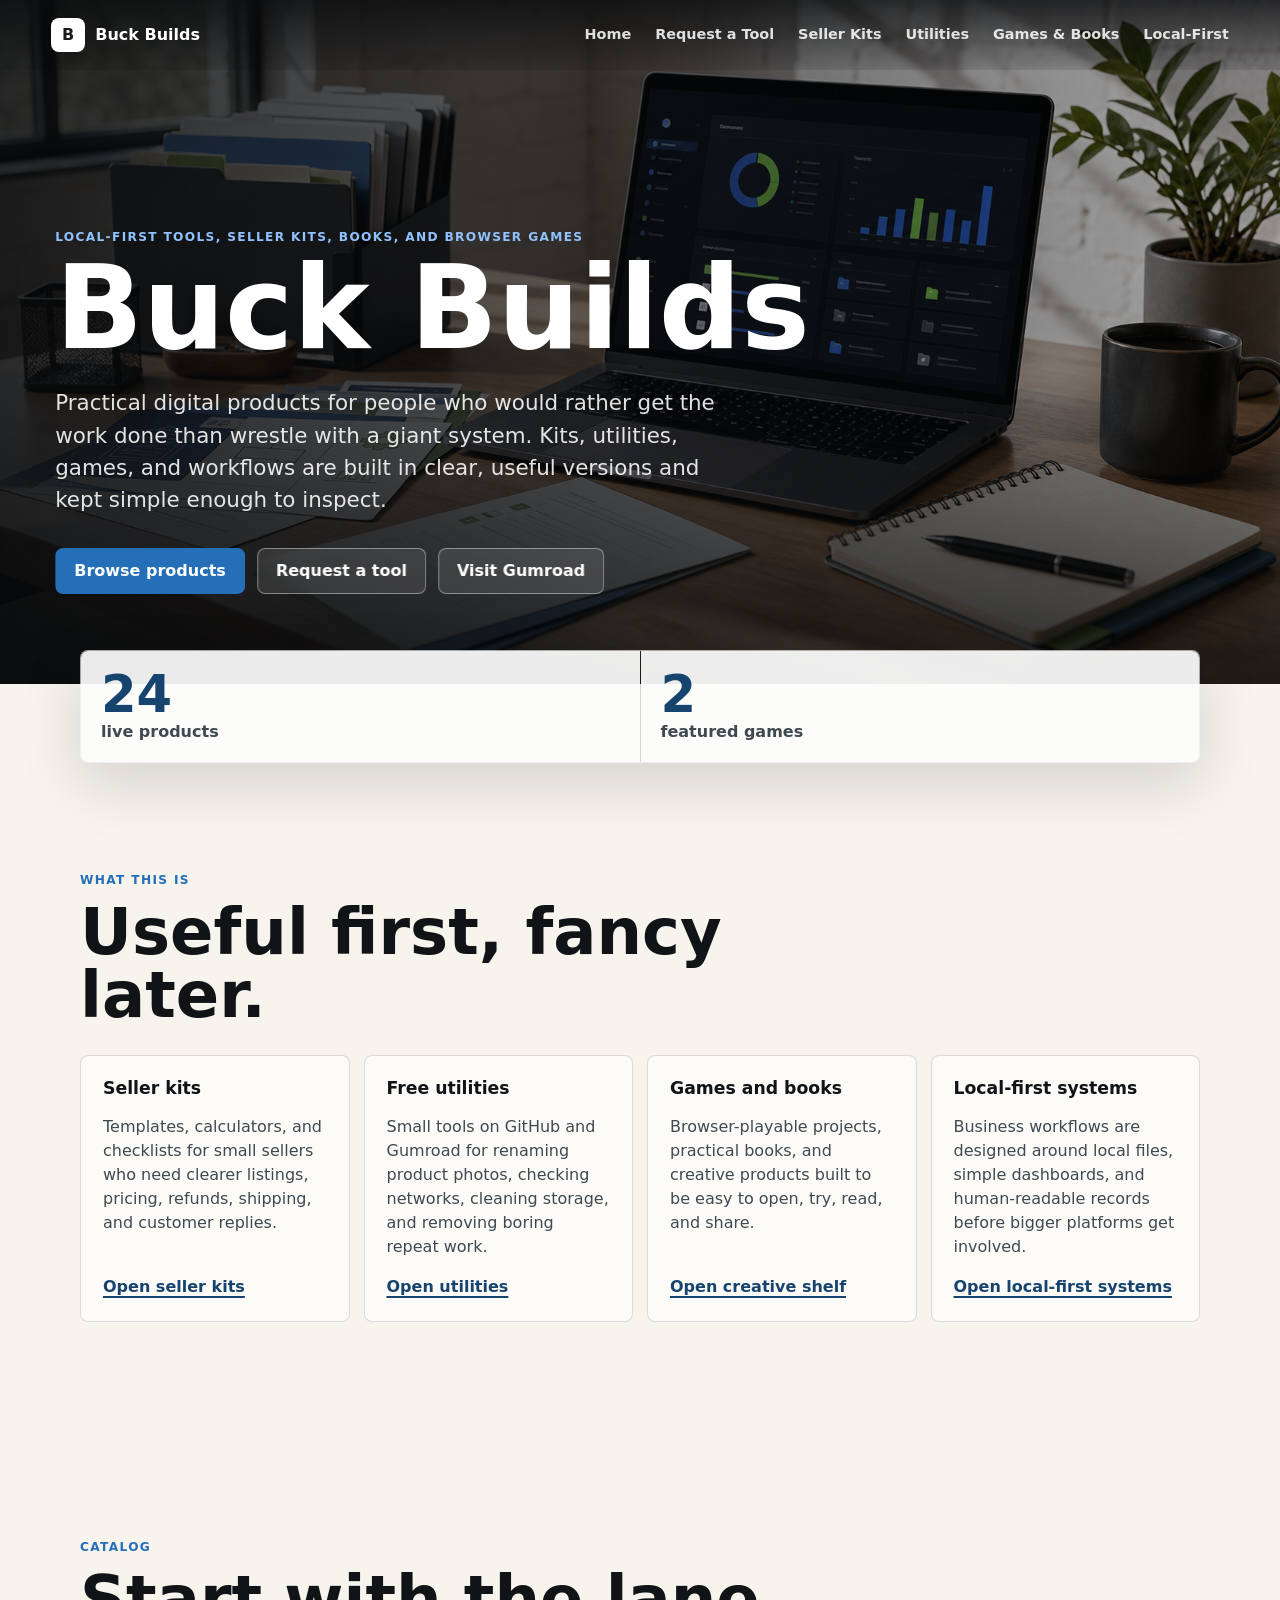
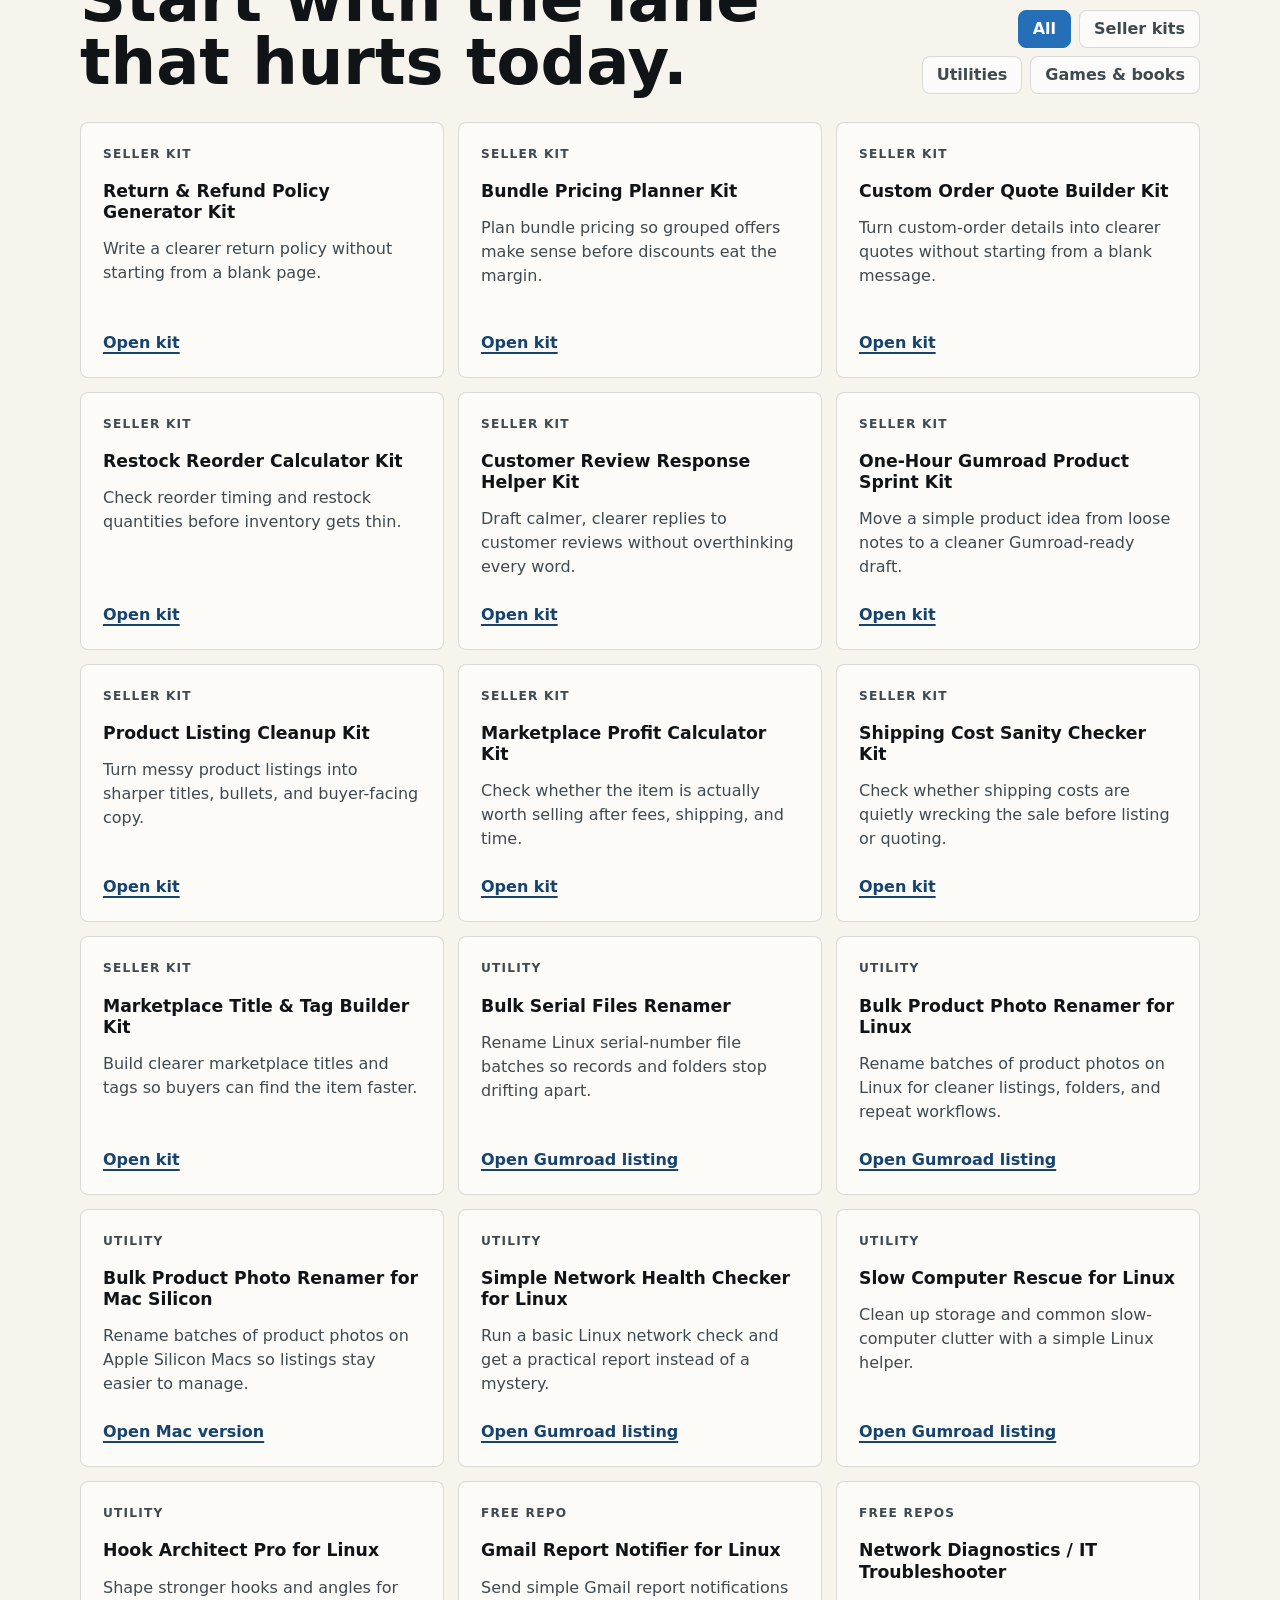
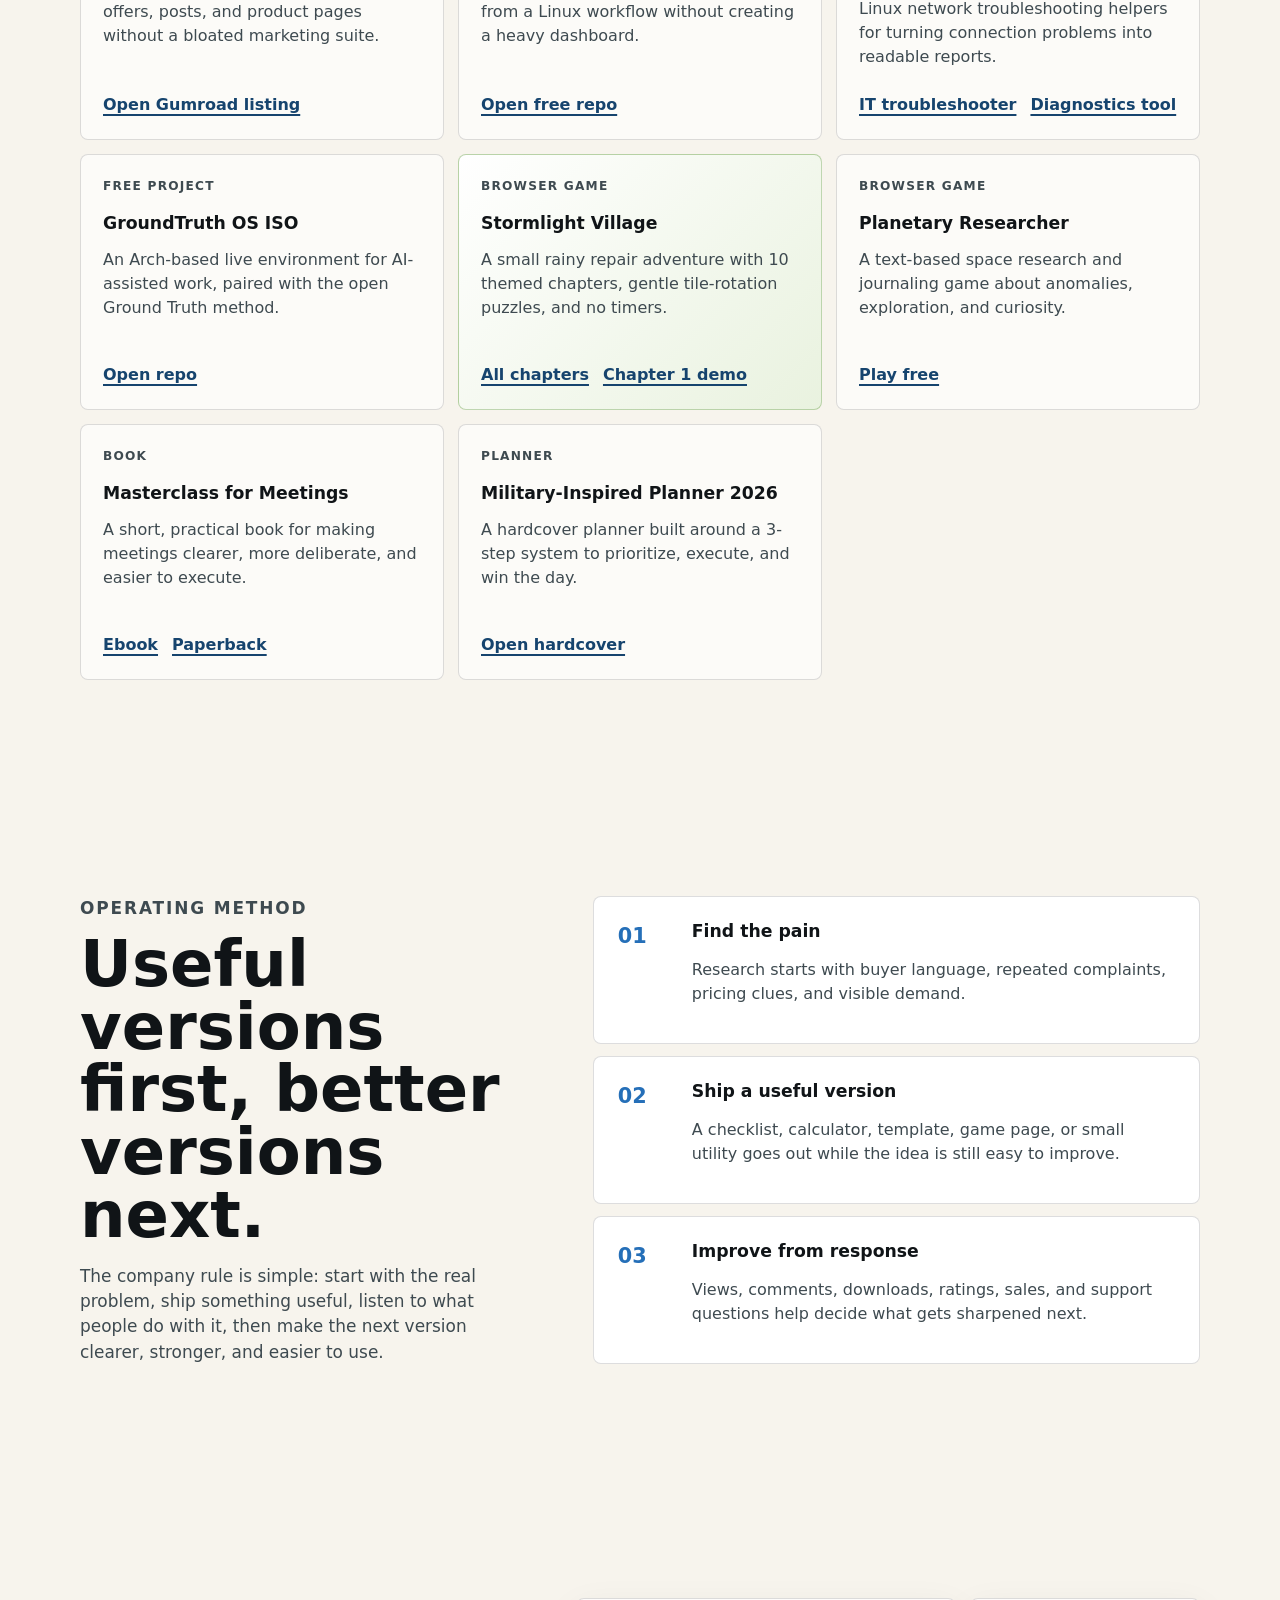
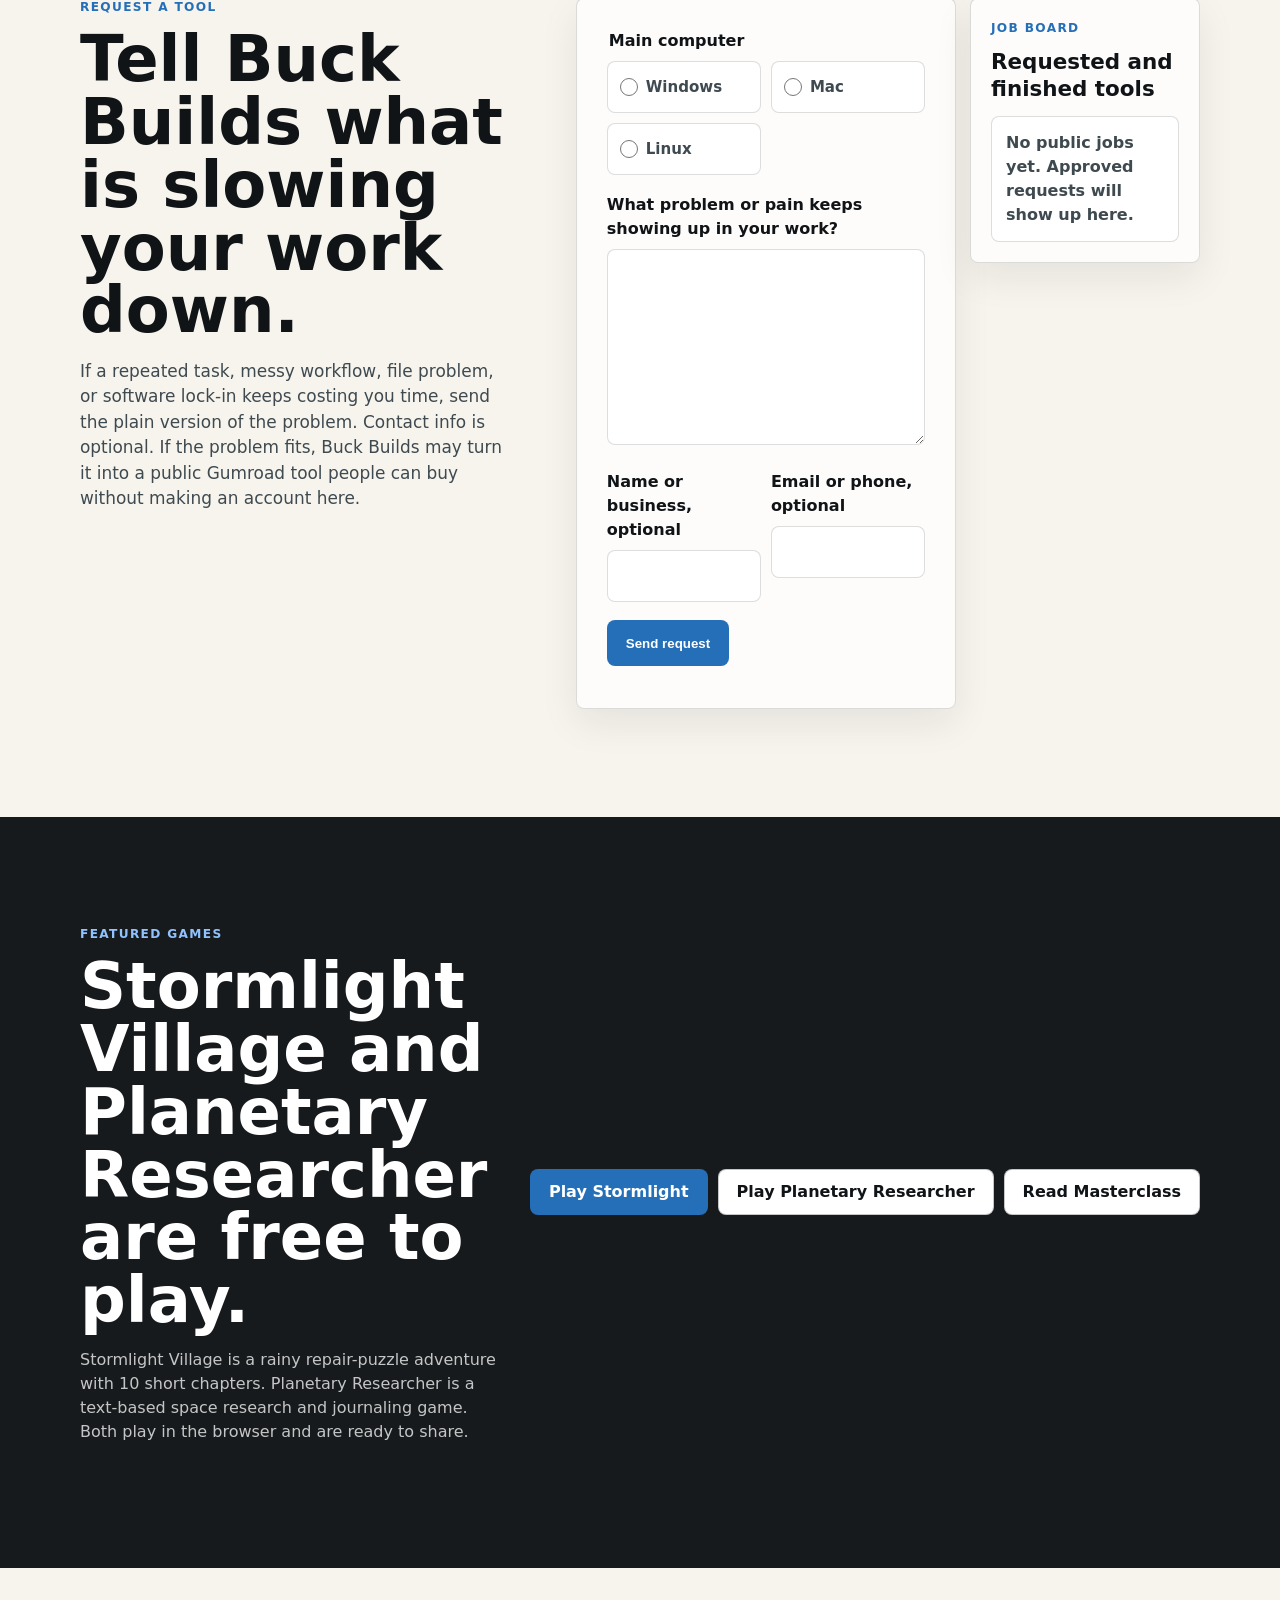
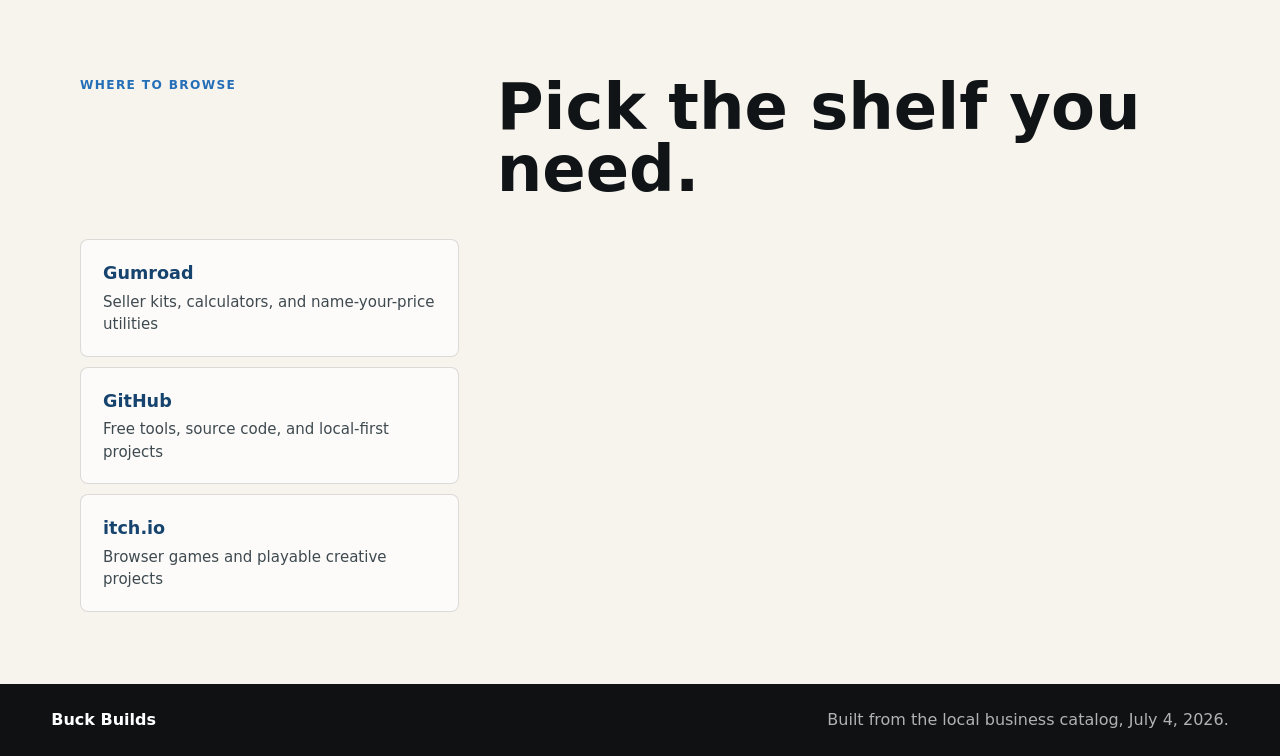
<file: index.html>
<!DOCTYPE html>
<html lang="en">
<head>
  <meta charset="UTF-8">
  <meta name="viewport" content="width=device-width, initial-scale=1.0">
  <meta name="description" content="Buck Builds makes practical seller kits, utility tools, books, browser games, and local-first workflows.">
  <title>Buck Builds | Practical Tools, Kits, and Games</title>
  <link rel="icon" href="assets/favicon.svg" type="image/svg+xml">
  <link rel="stylesheet" href="assets/styles.css">
</head>
<body>
  <header class="site-header" aria-label="Main navigation">
    <a class="brand" href="#top" aria-label="Buck Builds home">
      <span class="brand-mark" aria-hidden="true">B</span>
      <span>Buck Builds</span>
    </a>
    <nav class="nav-links" aria-label="Site sections">
      <a href="index.html#top">Home</a>
      <a href="index.html#request">Request a Tool</a>
      <a href="seller-kits.html">Seller Kits</a>
      <a href="utilities.html">Utilities</a>
      <a href="games.html">Games &amp; Books</a>
      <a href="local-first-systems.html">Local-First</a>
    </nav>
  </header>

  <main id="top">
    <section class="hero" aria-label="Buck Builds introduction">
      <div class="hero-bg" aria-hidden="true"></div>
      <div class="hero-scrim" aria-hidden="true"></div>
      <div class="hero-inner">
        <p class="eyebrow">Local-first tools, seller kits, books, and browser games</p>
        <h1>Buck Builds</h1>
        <p class="hero-copy">
          Practical digital products for people who would rather get the work done than wrestle with a giant system.
          Kits, utilities, games, and workflows are built in clear, useful versions and kept simple enough to inspect.
        </p>
        <div class="hero-actions" aria-label="Primary links">
          <a class="button primary" href="#products">Browse products</a>
          <a class="button secondary" href="#request">Request a tool</a>
          <a class="button secondary" href="https://rinerchris.gumroad.com/" target="_blank" rel="noreferrer">Visit Gumroad</a>
        </div>
      </div>
    </section>

    <section class="signal-strip" aria-label="Business snapshot">
      <div class="signal">
        <span class="signal-value">24</span>
        <span class="signal-label">live products</span>
      </div>
      <div class="signal">
        <span class="signal-value">2</span>
        <span class="signal-label">featured games</span>
      </div>
    </section>

    <section class="intro band">
      <div class="section-head">
        <p class="eyebrow">What this is</p>
        <h2>Useful first, fancy later.</h2>
      </div>
      <div class="intro-grid">
        <a class="intro-card" href="seller-kits.html">
          <h3>Seller kits</h3>
          <p>Templates, calculators, and checklists for small sellers who need clearer listings, pricing, refunds, shipping, and customer replies.</p>
          <span>Open seller kits</span>
        </a>
        <a class="intro-card" href="utilities.html">
          <h3>Free utilities</h3>
          <p>Small tools on GitHub and Gumroad for renaming product photos, checking networks, cleaning storage, and removing boring repeat work.</p>
          <span>Open utilities</span>
        </a>
        <a class="intro-card" href="games.html">
          <h3>Games and books</h3>
          <p>Browser-playable projects, practical books, and creative products built to be easy to open, try, read, and share.</p>
          <span>Open creative shelf</span>
        </a>
        <a class="intro-card" href="local-first-systems.html">
          <h3>Local-first systems</h3>
          <p>Business workflows are designed around local files, simple dashboards, and human-readable records before bigger platforms get involved.</p>
          <span>Open local-first systems</span>
        </a>
      </div>
    </section>

    <section class="products band" id="products">
      <div class="section-head row">
        <div>
          <p class="eyebrow">Catalog</p>
          <h2>Start with the lane that hurts today.</h2>
        </div>
        <div class="tabs" role="tablist" aria-label="Product category filter">
          <button class="tab active" type="button" data-filter="all" role="tab" aria-selected="true">All</button>
          <button class="tab" type="button" data-filter="kits" role="tab" aria-selected="false">Seller kits</button>
          <button class="tab" type="button" data-filter="tools" role="tab" aria-selected="false">Utilities</button>
          <button class="tab" type="button" data-filter="creative" role="tab" aria-selected="false">Games &amp; books</button>
        </div>
      </div>

      <div class="product-grid" aria-live="polite">
        <article class="product-card" data-category="kits">
          <p class="product-type">Seller kit</p>
          <h3>Return &amp; Refund Policy Generator Kit</h3>
          <p>Write a clearer return policy without starting from a blank page.</p>
          <a href="https://rinerchris.gumroad.com/l/voolj" target="_blank" rel="noreferrer">Open kit</a>
        </article>

        <article class="product-card" data-category="kits">
          <p class="product-type">Seller kit</p>
          <h3>Bundle Pricing Planner Kit</h3>
          <p>Plan bundle pricing so grouped offers make sense before discounts eat the margin.</p>
          <a href="https://rinerchris.gumroad.com/l/omlqyq" target="_blank" rel="noreferrer">Open kit</a>
        </article>

        <article class="product-card" data-category="kits">
          <p class="product-type">Seller kit</p>
          <h3>Custom Order Quote Builder Kit</h3>
          <p>Turn custom-order details into clearer quotes without starting from a blank message.</p>
          <a href="https://rinerchris.gumroad.com/l/seyoa" target="_blank" rel="noreferrer">Open kit</a>
        </article>

        <article class="product-card" data-category="kits">
          <p class="product-type">Seller kit</p>
          <h3>Restock Reorder Calculator Kit</h3>
          <p>Check reorder timing and restock quantities before inventory gets thin.</p>
          <a href="https://rinerchris.gumroad.com/l/gltpq" target="_blank" rel="noreferrer">Open kit</a>
        </article>

        <article class="product-card" data-category="kits">
          <p class="product-type">Seller kit</p>
          <h3>Customer Review Response Helper Kit</h3>
          <p>Draft calmer, clearer replies to customer reviews without overthinking every word.</p>
          <a href="https://rinerchris.gumroad.com/l/zwqln" target="_blank" rel="noreferrer">Open kit</a>
        </article>

        <article class="product-card" data-category="kits">
          <p class="product-type">Seller kit</p>
          <h3>One-Hour Gumroad Product Sprint Kit</h3>
          <p>Move a simple product idea from loose notes to a cleaner Gumroad-ready draft.</p>
          <a href="https://rinerchris.gumroad.com/l/vuleee" target="_blank" rel="noreferrer">Open kit</a>
        </article>

        <article class="product-card" data-category="kits">
          <p class="product-type">Seller kit</p>
          <h3>Product Listing Cleanup Kit</h3>
          <p>Turn messy product listings into sharper titles, bullets, and buyer-facing copy.</p>
          <a href="https://rinerchris.gumroad.com/l/product-listing-cleanup-kit" target="_blank" rel="noreferrer">Open kit</a>
        </article>

        <article class="product-card" data-category="kits">
          <p class="product-type">Seller kit</p>
          <h3>Marketplace Profit Calculator Kit</h3>
          <p>Check whether the item is actually worth selling after fees, shipping, and time.</p>
          <a href="https://rinerchris.gumroad.com/l/marketplace-profit-calculator-kit" target="_blank" rel="noreferrer">Open kit</a>
        </article>

        <article class="product-card" data-category="kits">
          <p class="product-type">Seller kit</p>
          <h3>Shipping Cost Sanity Checker Kit</h3>
          <p>Check whether shipping costs are quietly wrecking the sale before listing or quoting.</p>
          <a href="https://rinerchris.gumroad.com/l/shipping-cost-sanity-checker-kit" target="_blank" rel="noreferrer">Open kit</a>
        </article>

        <article class="product-card" data-category="kits">
          <p class="product-type">Seller kit</p>
          <h3>Marketplace Title &amp; Tag Builder Kit</h3>
          <p>Build clearer marketplace titles and tags so buyers can find the item faster.</p>
          <a href="https://rinerchris.gumroad.com/l/marketplace-title-tag-builder-kit" target="_blank" rel="noreferrer">Open kit</a>
        </article>

        <article class="product-card" data-category="tools">
          <p class="product-type">Utility</p>
          <h3>Bulk Serial Files Renamer</h3>
          <p>Rename Linux serial-number file batches so records and folders stop drifting apart.</p>
          <a href="https://rinerchris.gumroad.com/l/pnoflr" target="_blank" rel="noreferrer">Open Gumroad listing</a>
        </article>

        <article class="product-card" data-category="tools">
          <p class="product-type">Utility</p>
          <h3>Bulk Product Photo Renamer for Linux</h3>
          <p>Rename batches of product photos on Linux for cleaner listings, folders, and repeat workflows.</p>
          <a href="https://rinerchris.gumroad.com/l/vckpn" target="_blank" rel="noreferrer">Open Gumroad listing</a>
        </article>

        <article class="product-card" data-category="tools">
          <p class="product-type">Utility</p>
          <h3>Bulk Product Photo Renamer for Mac Silicon</h3>
          <p>Rename batches of product photos on Apple Silicon Macs so listings stay easier to manage.</p>
          <a href="https://rinerchris.gumroad.com/l/tkfwr" target="_blank" rel="noreferrer">Open Mac version</a>
        </article>

        <article class="product-card" data-category="tools">
          <p class="product-type">Utility</p>
          <h3>Simple Network Health Checker for Linux</h3>
          <p>Run a basic Linux network check and get a practical report instead of a mystery.</p>
          <a href="https://rinerchris.gumroad.com/l/xspuun" target="_blank" rel="noreferrer">Open Gumroad listing</a>
        </article>

        <article class="product-card" data-category="tools">
          <p class="product-type">Utility</p>
          <h3>Slow Computer Rescue for Linux</h3>
          <p>Clean up storage and common slow-computer clutter with a simple Linux helper.</p>
          <a href="https://rinerchris.gumroad.com/l/gjxzg" target="_blank" rel="noreferrer">Open Gumroad listing</a>
        </article>

        <article class="product-card" data-category="tools">
          <p class="product-type">Utility</p>
          <h3>Hook Architect Pro for Linux</h3>
          <p>Shape stronger hooks and angles for offers, posts, and product pages without a bloated marketing suite.</p>
          <a href="https://rinerchris.gumroad.com/l/ruxir" target="_blank" rel="noreferrer">Open Gumroad listing</a>
        </article>

        <article class="product-card" data-category="tools">
          <p class="product-type">Free repo</p>
          <h3>Gmail Report Notifier for Linux</h3>
          <p>Send simple Gmail report notifications from a Linux workflow without creating a heavy dashboard.</p>
          <a href="https://github.com/buckbuilds/gmail-email-report-notifier-linux" target="_blank" rel="noreferrer">Open free repo</a>
        </article>

        <article class="product-card" data-category="tools">
          <p class="product-type">Free repos</p>
          <h3>Network Diagnostics / IT Troubleshooter</h3>
          <p>Linux network troubleshooting helpers for turning connection problems into readable reports.</p>
          <div class="card-links">
            <a href="https://github.com/buckbuilds/network-it-troubleshooter-linux" target="_blank" rel="noreferrer">IT troubleshooter</a>
            <a href="https://github.com/buckbuilds/network-diagnostics-report-tool-linux" target="_blank" rel="noreferrer">Diagnostics tool</a>
          </div>
        </article>

        <article class="product-card" data-category="tools">
          <p class="product-type">Free project</p>
          <h3>GroundTruth OS ISO</h3>
          <p>An Arch-based live environment for AI-assisted work, paired with the open Ground Truth method.</p>
          <a href="https://github.com/buckbuilds/Ascended-Barron-Groundtruth-OS" target="_blank" rel="noreferrer">Open repo</a>
        </article>

        <article class="product-card feature" data-category="creative">
          <p class="product-type">Browser game</p>
          <h3>Stormlight Village</h3>
          <p>A small rainy repair adventure with 10 themed chapters, gentle tile-rotation puzzles, and no timers.</p>
          <div class="card-links">
            <a href="https://buckbuilds.itch.io/stormlight-village-all-chapters" target="_blank" rel="noreferrer">All chapters</a>
            <a href="https://buckbuilds.itch.io/stormlight-village-chapter-1" target="_blank" rel="noreferrer">Chapter 1 demo</a>
          </div>
        </article>

        <article class="product-card" data-category="creative">
          <p class="product-type">Browser game</p>
          <h3>Planetary Researcher</h3>
          <p>A text-based space research and journaling game about anomalies, exploration, and curiosity.</p>
          <a href="https://buckbuilds.itch.io/planetary-researcher" target="_blank" rel="noreferrer">Play free</a>
        </article>

        <article class="product-card" data-category="creative">
          <p class="product-type">Book</p>
          <h3>Masterclass for Meetings</h3>
          <p>A short, practical book for making meetings clearer, more deliberate, and easier to execute.</p>
          <div class="card-links">
            <a href="https://www.amazon.com/dp/B0GSM4CGDJ" target="_blank" rel="noreferrer">Ebook</a>
            <a href="https://www.amazon.com/dp/B0GSMS6SQR" target="_blank" rel="noreferrer">Paperback</a>
          </div>
        </article>

        <article class="product-card" data-category="creative">
          <p class="product-type">Planner</p>
          <h3>Military-Inspired Planner 2026</h3>
          <p>A hardcover planner built around a 3-step system to prioritize, execute, and win the day.</p>
          <a href="https://www.amazon.com/dp/B0GSMP9N6B" target="_blank" rel="noreferrer">Open hardcover</a>
        </article>
      </div>
    </section>

    <section class="method band" id="method">
      <div class="method-copy">
        <p class="eyebrow">Operating method</p>
        <h2>Useful versions first, better versions next.</h2>
        <p>
          The company rule is simple: start with the real problem, ship something useful, listen to what people do with it,
          then make the next version clearer, stronger, and easier to use.
        </p>
      </div>
      <ol class="steps">
        <li>
          <span>01</span>
          <h3>Find the pain</h3>
          <p>Research starts with buyer language, repeated complaints, pricing clues, and visible demand.</p>
        </li>
        <li>
          <span>02</span>
          <h3>Ship a useful version</h3>
          <p>A checklist, calculator, template, game page, or small utility goes out while the idea is still easy to improve.</p>
        </li>
        <li>
          <span>03</span>
          <h3>Improve from response</h3>
          <p>Views, comments, downloads, ratings, sales, and support questions help decide what gets sharpened next.</p>
        </li>
      </ol>
    </section>

    <section class="request-intake band" id="request">
      <div class="request-copy">
        <p class="eyebrow">Request a tool</p>
        <h2>Tell Buck Builds what is slowing your work down.</h2>
        <p>
          If a repeated task, messy workflow, file problem, or software lock-in keeps costing you time,
          send the plain version of the problem. Contact info is optional. If the problem fits, Buck Builds may
          turn it into a public Gumroad tool people can buy without making an account here.
        </p>
      </div>

      <div class="request-workspace">
        <form class="request-form" data-request-form data-endpoint="" data-mailto="" novalidate>
          <fieldset>
            <legend>Main computer</legend>
            <div class="choice-grid">
              <label class="choice-tile">
                <input type="radio" name="platform" value="windows" required>
                <span>Windows</span>
              </label>
              <label class="choice-tile">
                <input type="radio" name="platform" value="macos" required>
                <span>Mac</span>
              </label>
              <label class="choice-tile">
                <input type="radio" name="platform" value="linux" required>
                <span>Linux</span>
              </label>
            </div>
          </fieldset>

          <label class="field">
            <span>What problem or pain keeps showing up in your work?</span>
            <textarea name="problem" rows="7" minlength="20" maxlength="5000" required></textarea>
          </label>

          <div class="form-grid">
            <label class="field">
              <span>Name or business, optional</span>
              <input type="text" name="contact_name" autocomplete="name" maxlength="120">
            </label>
            <label class="field">
              <span>Email or phone, optional</span>
              <input type="text" name="contact_method" autocomplete="email" maxlength="160">
            </label>
          </div>

          <label class="honeypot" aria-hidden="true">
            <span>Company website</span>
            <input type="text" name="company_site" tabindex="-1" autocomplete="off">
          </label>

          <div class="form-actions">
            <button class="button primary" type="submit">Send request</button>
            <p class="form-status" data-request-status role="status" aria-live="polite"></p>
          </div>
        </form>

        <aside class="job-board" aria-label="Requested tools board">
          <div class="job-board-head">
            <p class="eyebrow">Job board</p>
            <h3>Requested and finished tools</h3>
          </div>
          <div class="job-list" data-job-board data-board-src="assets/request-board.json">
            <p class="job-empty">Loading jobs...</p>
          </div>
        </aside>
      </div>
    </section>

    <section class="spotlight band" id="spotlight">
      <div class="spotlight-panel">
        <div>
          <p class="eyebrow">Featured games</p>
          <h2>Stormlight Village and Planetary Researcher are free to play.</h2>
          <p>
            Stormlight Village is a rainy repair-puzzle adventure with 10 short chapters. Planetary Researcher is a text-based space
            research and journaling game. Both play in the browser and are ready to share.
          </p>
        </div>
        <div class="spotlight-actions">
          <a class="button primary" href="https://buckbuilds.itch.io/stormlight-village-all-chapters" target="_blank" rel="noreferrer">Play Stormlight</a>
          <a class="button secondary dark" href="https://buckbuilds.itch.io/planetary-researcher" target="_blank" rel="noreferrer">Play Planetary Researcher</a>
          <a class="button secondary dark" href="https://www.amazon.com/dp/B0GSM4CGDJ" target="_blank" rel="noreferrer">Read Masterclass</a>
        </div>
      </div>
    </section>

    <section class="contact band">
      <div class="contact-inner">
        <p class="eyebrow">Where to browse</p>
        <h2>Pick the shelf you need.</h2>
        <div class="link-shelf">
          <a href="https://rinerchris.gumroad.com/" target="_blank" rel="noreferrer">
            <span>Gumroad</span>
            <small>Seller kits, calculators, and name-your-price utilities</small>
          </a>
          <a href="https://github.com/buckbuilds" target="_blank" rel="noreferrer">
            <span>GitHub</span>
            <small>Free tools, source code, and local-first projects</small>
          </a>
          <a href="https://buckbuilds.itch.io/" target="_blank" rel="noreferrer">
            <span>itch.io</span>
            <small>Browser games and playable creative projects</small>
          </a>
        </div>
      </div>
    </section>
  </main>

  <footer class="site-footer">
    <span>Buck Builds</span>
    <span>Built from the local business catalog, July 4, 2026.</span>
  </footer>

  <script src="assets/site.js"></script>
</body>
</html>
</file>
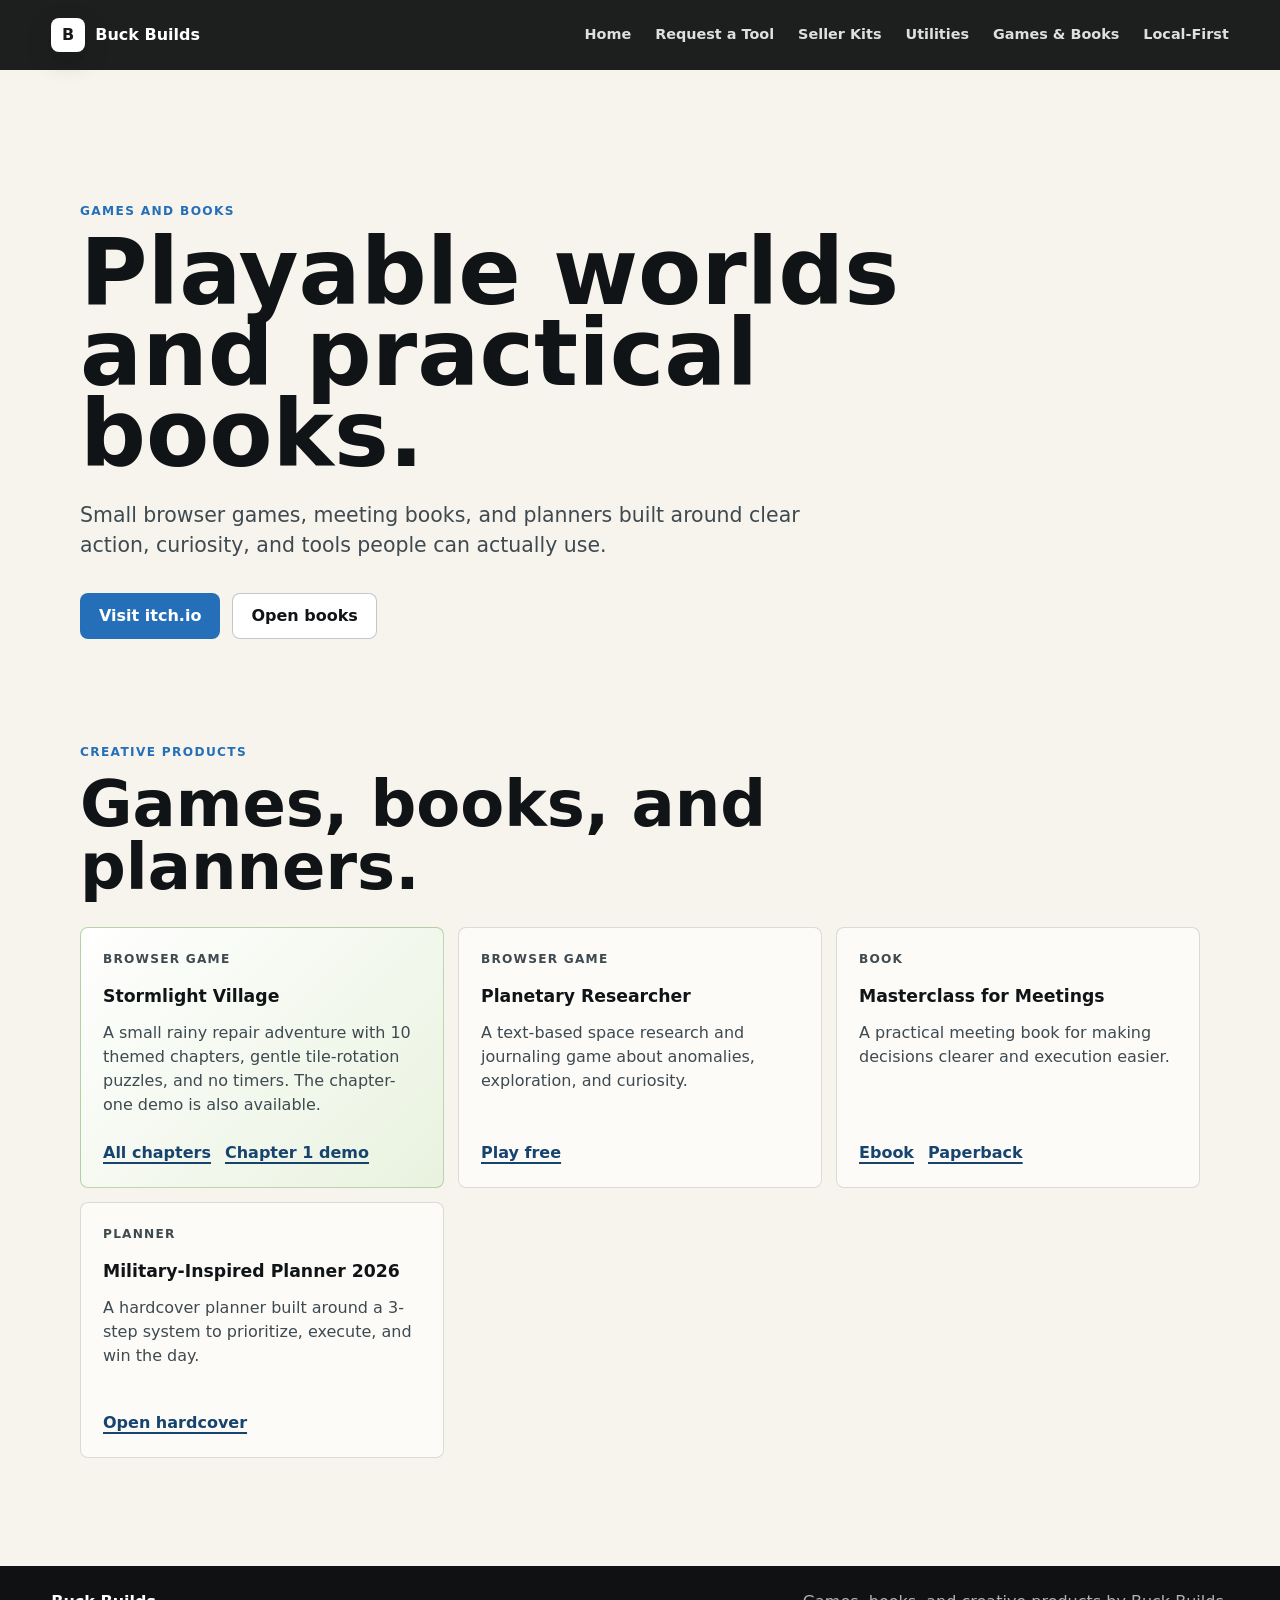
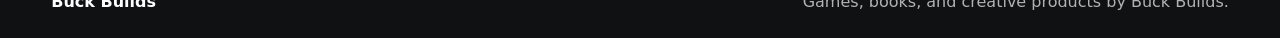
<file: games.html>
<!DOCTYPE html>
<html lang="en">
<head>
  <meta charset="UTF-8">
  <meta name="viewport" content="width=device-width, initial-scale=1.0">
  <meta name="description" content="Explore Buck Builds browser games, books, planners, and creative products including Stormlight Village, Planetary Researcher, and Masterclass for Meetings.">
  <title>Games And Books | Buck Builds</title>
  <link rel="icon" href="assets/favicon.svg" type="image/svg+xml">
  <link rel="stylesheet" href="assets/styles.css">
</head>
<body>
  <header class="site-header subpage-header" aria-label="Main navigation">
    <a class="brand" href="index.html#top" aria-label="Buck Builds home">
      <span class="brand-mark" aria-hidden="true">B</span>
      <span>Buck Builds</span>
    </a>
    <nav class="nav-links" aria-label="Site sections">
      <a href="index.html#top">Home</a>
      <a href="index.html#request">Request a Tool</a>
      <a href="seller-kits.html">Seller Kits</a>
      <a href="utilities.html">Utilities</a>
      <a href="games.html">Games &amp; Books</a>
      <a href="local-first-systems.html">Local-First</a>
    </nav>
  </header>

  <main class="page-main">
    <section class="detail-hero">
      <p class="eyebrow">Games and books</p>
      <h1>Playable worlds and practical books.</h1>
      <p>Small browser games, meeting books, and planners built around clear action, curiosity, and tools people can actually use.</p>
      <div class="hero-actions">
        <a class="button primary" href="https://buckbuilds.itch.io/" target="_blank" rel="noreferrer">Visit itch.io</a>
        <a class="button secondary dark" href="https://www.amazon.com/dp/B0GSM4CGDJ" target="_blank" rel="noreferrer">Open books</a>
      </div>
    </section>

    <section class="band page-section">
      <div class="section-head">
        <p class="eyebrow">Creative products</p>
        <h2>Games, books, and planners.</h2>
      </div>
      <div class="product-grid">
        <article class="product-card feature">
          <p class="product-type">Browser game</p>
          <h3>Stormlight Village</h3>
          <p>A small rainy repair adventure with 10 themed chapters, gentle tile-rotation puzzles, and no timers. The chapter-one demo is also available.</p>
          <div class="card-links">
            <a href="https://buckbuilds.itch.io/stormlight-village-all-chapters" target="_blank" rel="noreferrer">All chapters</a>
            <a href="https://buckbuilds.itch.io/stormlight-village-chapter-1" target="_blank" rel="noreferrer">Chapter 1 demo</a>
          </div>
        </article>
        <article class="product-card">
          <p class="product-type">Browser game</p>
          <h3>Planetary Researcher</h3>
          <p>A text-based space research and journaling game about anomalies, exploration, and curiosity.</p>
          <a href="https://buckbuilds.itch.io/planetary-researcher" target="_blank" rel="noreferrer">Play free</a>
        </article>
        <article class="product-card">
          <p class="product-type">Book</p>
          <h3>Masterclass for Meetings</h3>
          <p>A practical meeting book for making decisions clearer and execution easier.</p>
          <div class="card-links">
            <a href="https://www.amazon.com/dp/B0GSM4CGDJ" target="_blank" rel="noreferrer">Ebook</a>
            <a href="https://www.amazon.com/dp/B0GSMS6SQR" target="_blank" rel="noreferrer">Paperback</a>
          </div>
        </article>
        <article class="product-card">
          <p class="product-type">Planner</p>
          <h3>Military-Inspired Planner 2026</h3>
          <p>A hardcover planner built around a 3-step system to prioritize, execute, and win the day.</p>
          <a href="https://www.amazon.com/dp/B0GSMP9N6B" target="_blank" rel="noreferrer">Open hardcover</a>
        </article>
      </div>
    </section>
  </main>

  <footer class="site-footer">
    <span>Buck Builds</span>
    <span>Games, books, and creative products by Buck Builds.</span>
  </footer>
</body>
</html>
</file>
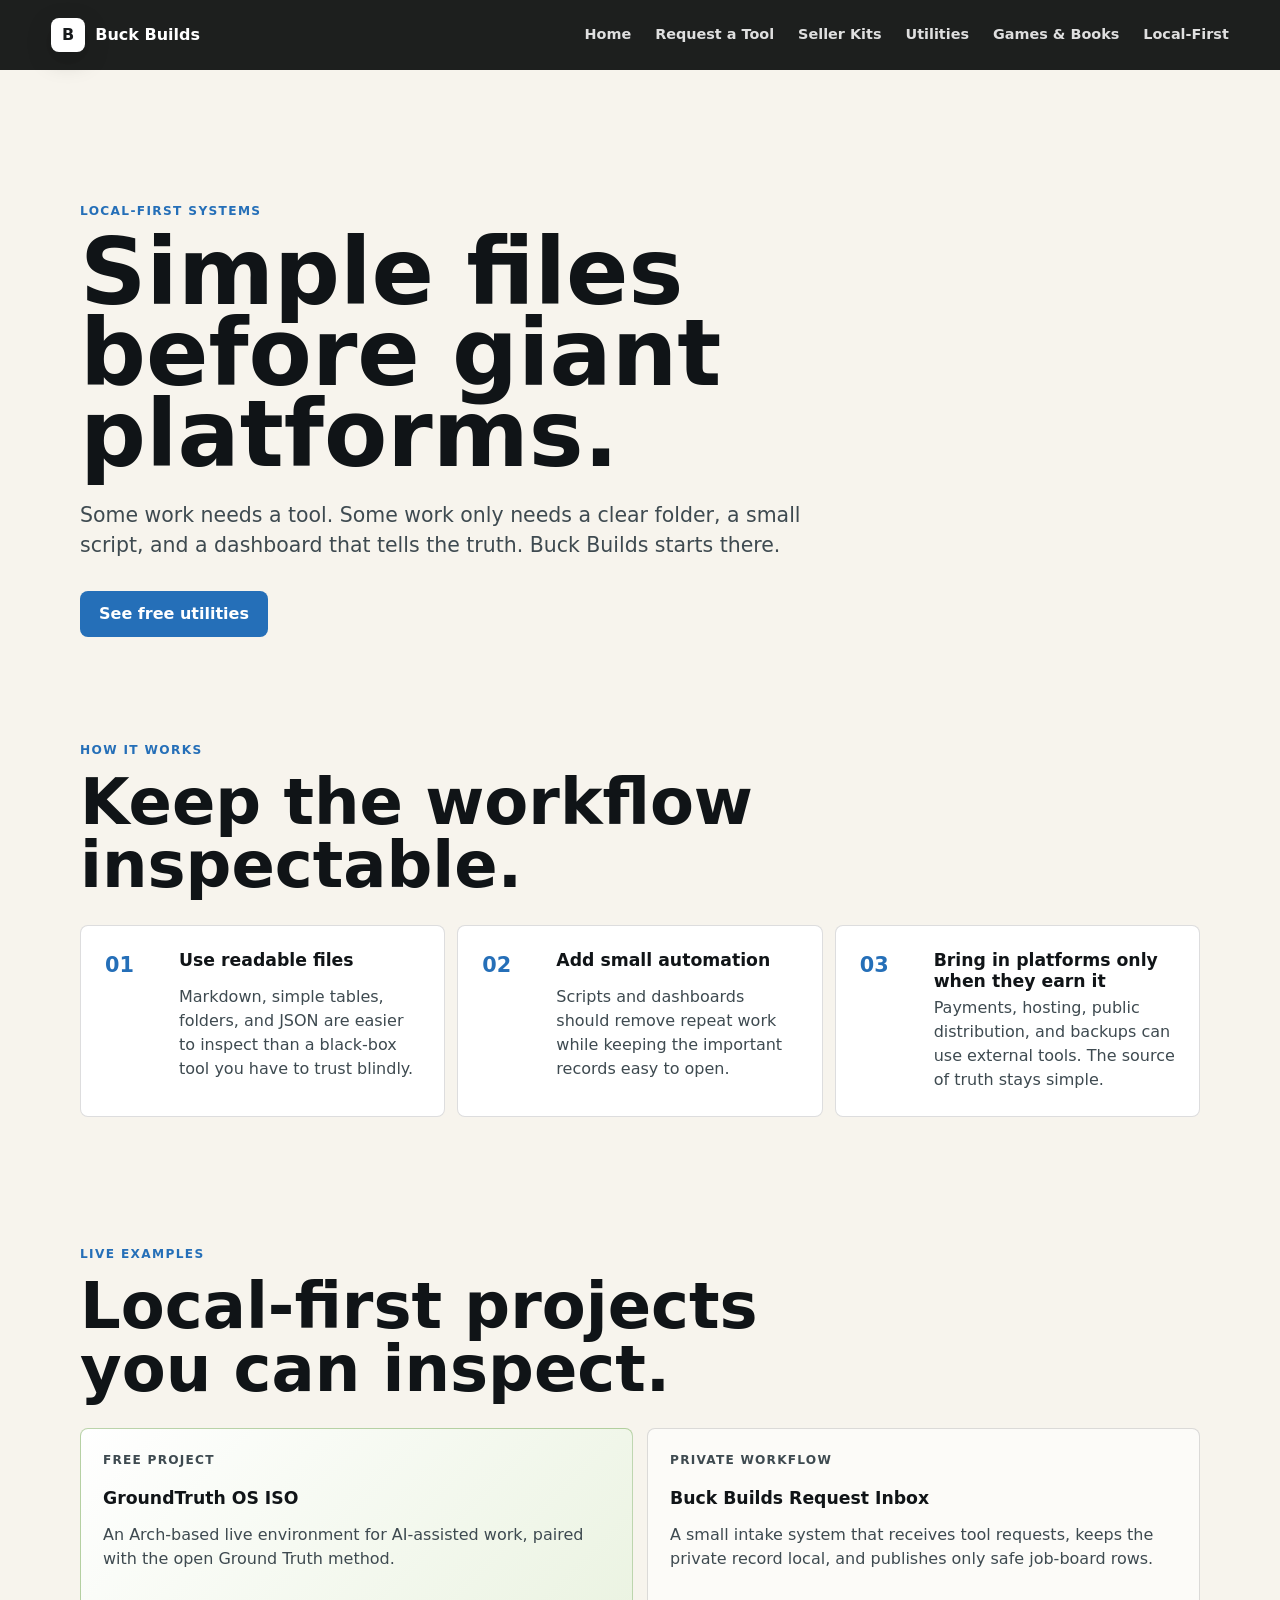
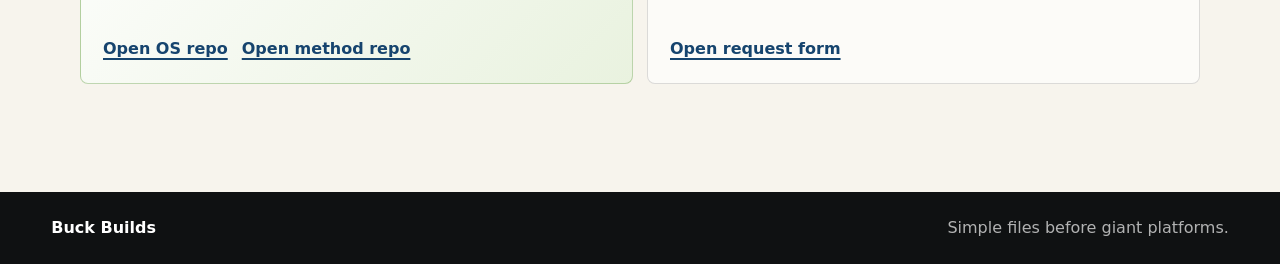
<file: local-first-systems.html>
<!DOCTYPE html>
<html lang="en">
<head>
  <meta charset="UTF-8">
  <meta name="viewport" content="width=device-width, initial-scale=1.0">
  <meta name="description" content="Buck Builds local-first systems keep workflows in simple files, dashboards, and inspectable tools before adding bigger platforms.">
  <title>Local-First Systems | Buck Builds</title>
  <link rel="icon" href="assets/favicon.svg" type="image/svg+xml">
  <link rel="stylesheet" href="assets/styles.css">
</head>
<body>
  <header class="site-header subpage-header" aria-label="Main navigation">
    <a class="brand" href="index.html#top" aria-label="Buck Builds home">
      <span class="brand-mark" aria-hidden="true">B</span>
      <span>Buck Builds</span>
    </a>
    <nav class="nav-links" aria-label="Site sections">
      <a href="index.html#top">Home</a>
      <a href="index.html#request">Request a Tool</a>
      <a href="seller-kits.html">Seller Kits</a>
      <a href="utilities.html">Utilities</a>
      <a href="games.html">Games &amp; Books</a>
      <a href="local-first-systems.html">Local-First</a>
    </nav>
  </header>

  <main class="page-main">
    <section class="detail-hero">
      <p class="eyebrow">Local-first systems</p>
      <h1>Simple files before giant platforms.</h1>
      <p>Some work needs a tool. Some work only needs a clear folder, a small script, and a dashboard that tells the truth. Buck Builds starts there.</p>
      <a class="button primary" href="utilities.html">See free utilities</a>
    </section>

    <section class="band page-section">
      <div class="section-head">
        <p class="eyebrow">How it works</p>
        <h2>Keep the workflow inspectable.</h2>
      </div>
      <ol class="steps standalone-steps">
        <li>
          <span>01</span>
          <h3>Use readable files</h3>
          <p>Markdown, simple tables, folders, and JSON are easier to inspect than a black-box tool you have to trust blindly.</p>
        </li>
        <li>
          <span>02</span>
          <h3>Add small automation</h3>
          <p>Scripts and dashboards should remove repeat work while keeping the important records easy to open.</p>
        </li>
        <li>
          <span>03</span>
          <h3>Bring in platforms only when they earn it</h3>
          <p>Payments, hosting, public distribution, and backups can use external tools. The source of truth stays simple.</p>
        </li>
      </ol>
    </section>

    <section class="band page-section">
      <div class="section-head">
        <p class="eyebrow">Live examples</p>
        <h2>Local-first projects you can inspect.</h2>
      </div>
      <div class="product-grid two-up">
        <article class="product-card feature">
          <p class="product-type">Free project</p>
          <h3>GroundTruth OS ISO</h3>
          <p>An Arch-based live environment for AI-assisted work, paired with the open Ground Truth method.</p>
          <div class="card-links">
            <a href="https://github.com/buckbuilds/Ascended-Barron-Groundtruth-OS" target="_blank" rel="noreferrer">Open OS repo</a>
            <a href="https://github.com/buckbuilds/ground-truth-md" target="_blank" rel="noreferrer">Open method repo</a>
          </div>
        </article>
        <article class="product-card">
          <p class="product-type">Private workflow</p>
          <h3>Buck Builds Request Inbox</h3>
          <p>A small intake system that receives tool requests, keeps the private record local, and publishes only safe job-board rows.</p>
          <a href="index.html#request">Open request form</a>
        </article>
      </div>
    </section>
  </main>

  <footer class="site-footer">
    <span>Buck Builds</span>
    <span>Simple files before giant platforms.</span>
  </footer>
</body>
</html>
</file>
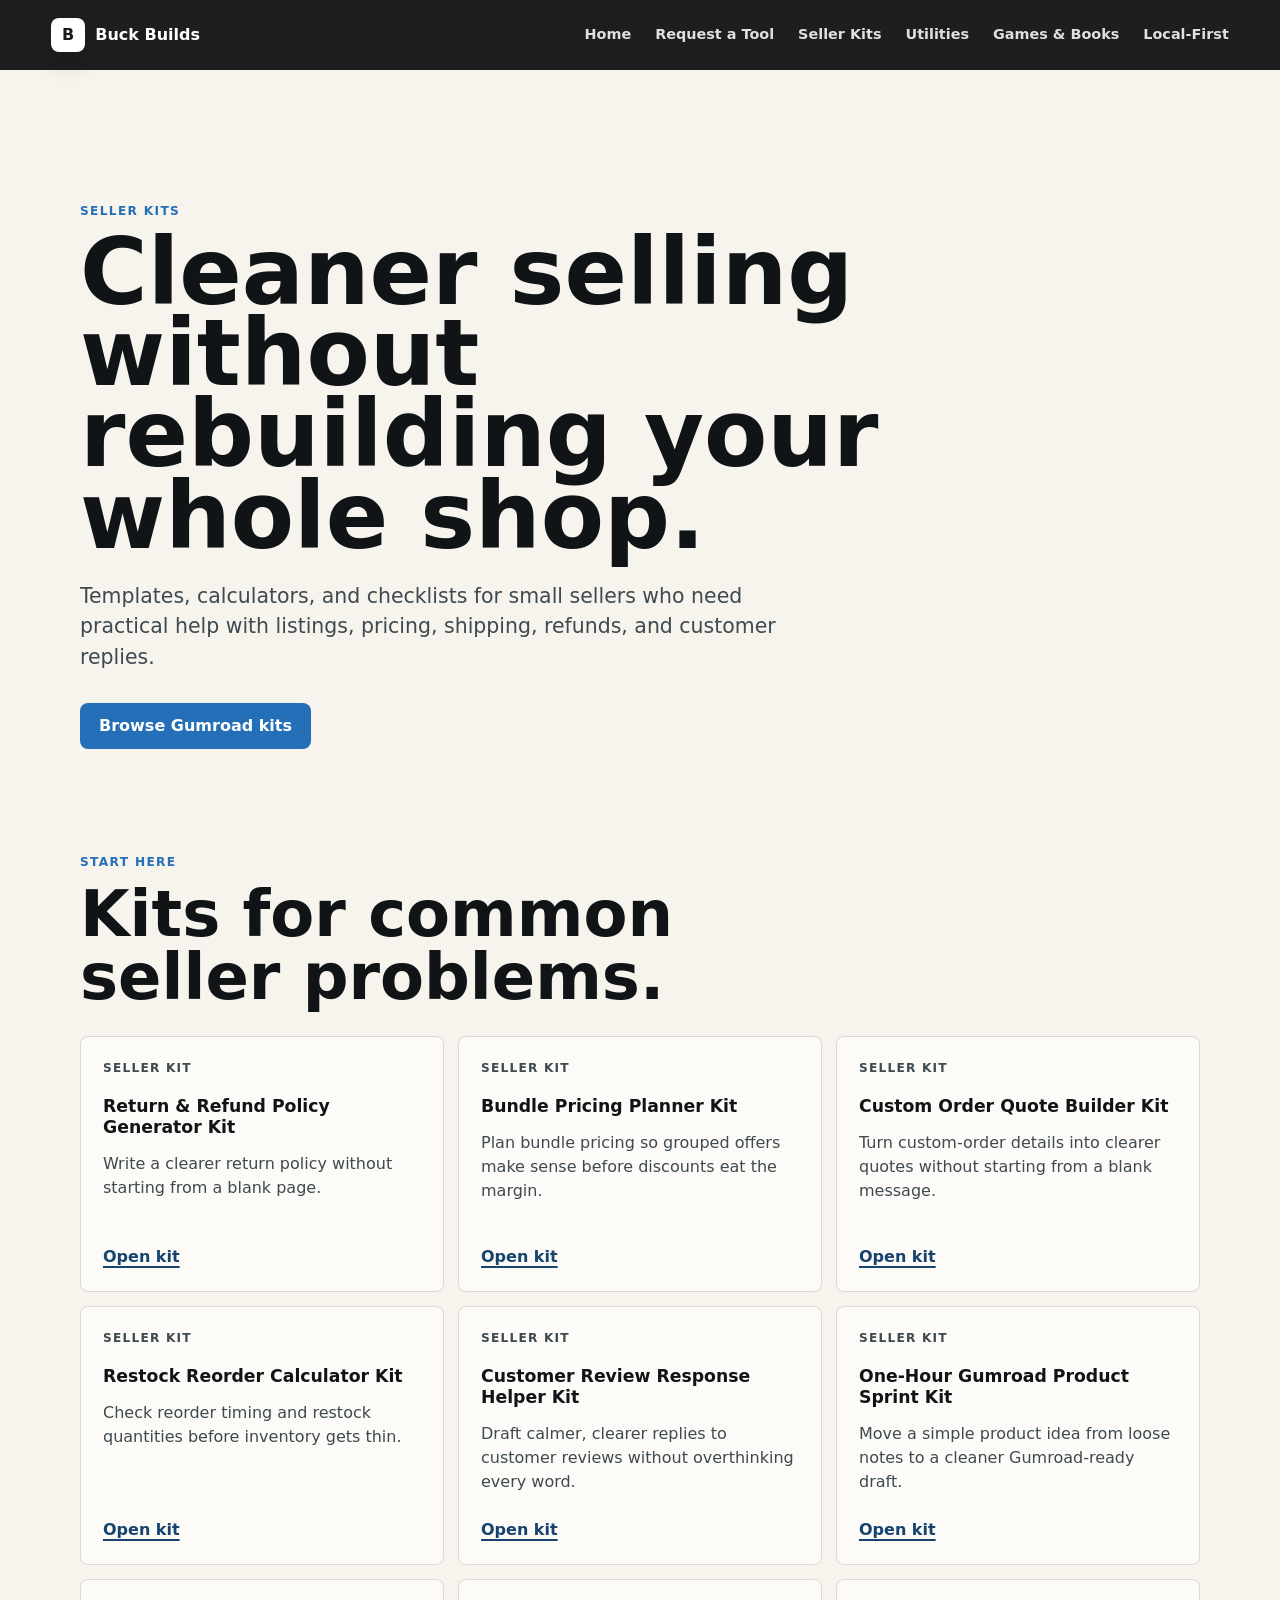
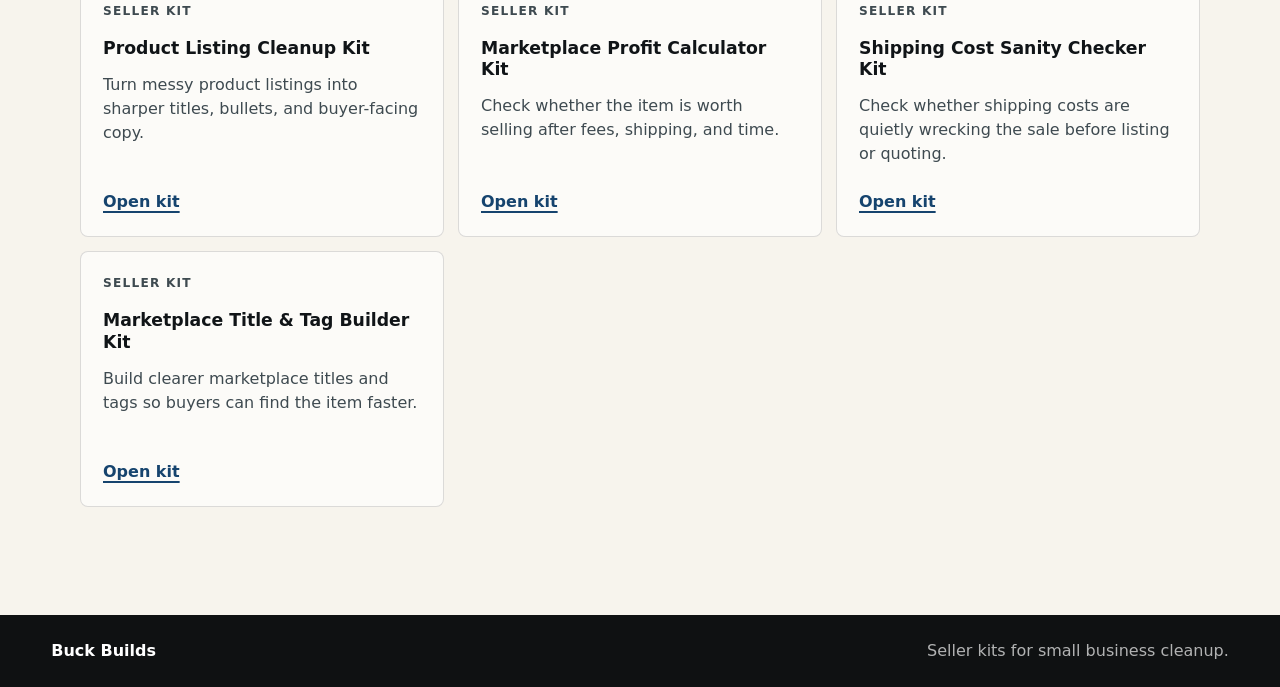
<file: seller-kits.html>
<!DOCTYPE html>
<html lang="en">
<head>
  <meta charset="UTF-8">
  <meta name="viewport" content="width=device-width, initial-scale=1.0">
  <meta name="description" content="Buck Builds seller kits help small sellers clean up listings, price products, write policies, and reply to customers.">
  <title>Seller Kits | Buck Builds</title>
  <link rel="icon" href="assets/favicon.svg" type="image/svg+xml">
  <link rel="stylesheet" href="assets/styles.css">
</head>
<body>
  <header class="site-header subpage-header" aria-label="Main navigation">
    <a class="brand" href="index.html#top" aria-label="Buck Builds home">
      <span class="brand-mark" aria-hidden="true">B</span>
      <span>Buck Builds</span>
    </a>
    <nav class="nav-links" aria-label="Site sections">
      <a href="index.html#top">Home</a>
      <a href="index.html#request">Request a Tool</a>
      <a href="seller-kits.html">Seller Kits</a>
      <a href="utilities.html">Utilities</a>
      <a href="games.html">Games &amp; Books</a>
      <a href="local-first-systems.html">Local-First</a>
    </nav>
  </header>

  <main class="page-main">
    <section class="detail-hero">
      <p class="eyebrow">Seller kits</p>
      <h1>Cleaner selling without rebuilding your whole shop.</h1>
      <p>Templates, calculators, and checklists for small sellers who need practical help with listings, pricing, shipping, refunds, and customer replies.</p>
      <a class="button primary" href="https://rinerchris.gumroad.com/" target="_blank" rel="noreferrer">Browse Gumroad kits</a>
    </section>

    <section class="band page-section">
      <div class="section-head">
        <p class="eyebrow">Start here</p>
        <h2>Kits for common seller problems.</h2>
      </div>
      <div class="product-grid">
        <article class="product-card">
          <p class="product-type">Seller kit</p>
          <h3>Return &amp; Refund Policy Generator Kit</h3>
          <p>Write a clearer return policy without starting from a blank page.</p>
          <a href="https://rinerchris.gumroad.com/l/voolj" target="_blank" rel="noreferrer">Open kit</a>
        </article>
        <article class="product-card">
          <p class="product-type">Seller kit</p>
          <h3>Bundle Pricing Planner Kit</h3>
          <p>Plan bundle pricing so grouped offers make sense before discounts eat the margin.</p>
          <a href="https://rinerchris.gumroad.com/l/omlqyq" target="_blank" rel="noreferrer">Open kit</a>
        </article>
        <article class="product-card">
          <p class="product-type">Seller kit</p>
          <h3>Custom Order Quote Builder Kit</h3>
          <p>Turn custom-order details into clearer quotes without starting from a blank message.</p>
          <a href="https://rinerchris.gumroad.com/l/seyoa" target="_blank" rel="noreferrer">Open kit</a>
        </article>
        <article class="product-card">
          <p class="product-type">Seller kit</p>
          <h3>Restock Reorder Calculator Kit</h3>
          <p>Check reorder timing and restock quantities before inventory gets thin.</p>
          <a href="https://rinerchris.gumroad.com/l/gltpq" target="_blank" rel="noreferrer">Open kit</a>
        </article>
        <article class="product-card">
          <p class="product-type">Seller kit</p>
          <h3>Customer Review Response Helper Kit</h3>
          <p>Draft calmer, clearer replies to customer reviews without overthinking every word.</p>
          <a href="https://rinerchris.gumroad.com/l/zwqln" target="_blank" rel="noreferrer">Open kit</a>
        </article>
        <article class="product-card">
          <p class="product-type">Seller kit</p>
          <h3>One-Hour Gumroad Product Sprint Kit</h3>
          <p>Move a simple product idea from loose notes to a cleaner Gumroad-ready draft.</p>
          <a href="https://rinerchris.gumroad.com/l/vuleee" target="_blank" rel="noreferrer">Open kit</a>
        </article>
        <article class="product-card">
          <p class="product-type">Seller kit</p>
          <h3>Product Listing Cleanup Kit</h3>
          <p>Turn messy product listings into sharper titles, bullets, and buyer-facing copy.</p>
          <a href="https://rinerchris.gumroad.com/l/product-listing-cleanup-kit" target="_blank" rel="noreferrer">Open kit</a>
        </article>
        <article class="product-card">
          <p class="product-type">Seller kit</p>
          <h3>Marketplace Profit Calculator Kit</h3>
          <p>Check whether the item is worth selling after fees, shipping, and time.</p>
          <a href="https://rinerchris.gumroad.com/l/marketplace-profit-calculator-kit" target="_blank" rel="noreferrer">Open kit</a>
        </article>
        <article class="product-card">
          <p class="product-type">Seller kit</p>
          <h3>Shipping Cost Sanity Checker Kit</h3>
          <p>Check whether shipping costs are quietly wrecking the sale before listing or quoting.</p>
          <a href="https://rinerchris.gumroad.com/l/shipping-cost-sanity-checker-kit" target="_blank" rel="noreferrer">Open kit</a>
        </article>
        <article class="product-card">
          <p class="product-type">Seller kit</p>
          <h3>Marketplace Title &amp; Tag Builder Kit</h3>
          <p>Build clearer marketplace titles and tags so buyers can find the item faster.</p>
          <a href="https://rinerchris.gumroad.com/l/marketplace-title-tag-builder-kit" target="_blank" rel="noreferrer">Open kit</a>
        </article>
      </div>
    </section>
  </main>

  <footer class="site-footer">
    <span>Buck Builds</span>
    <span>Seller kits for small business cleanup.</span>
  </footer>
</body>
</html>
</file>
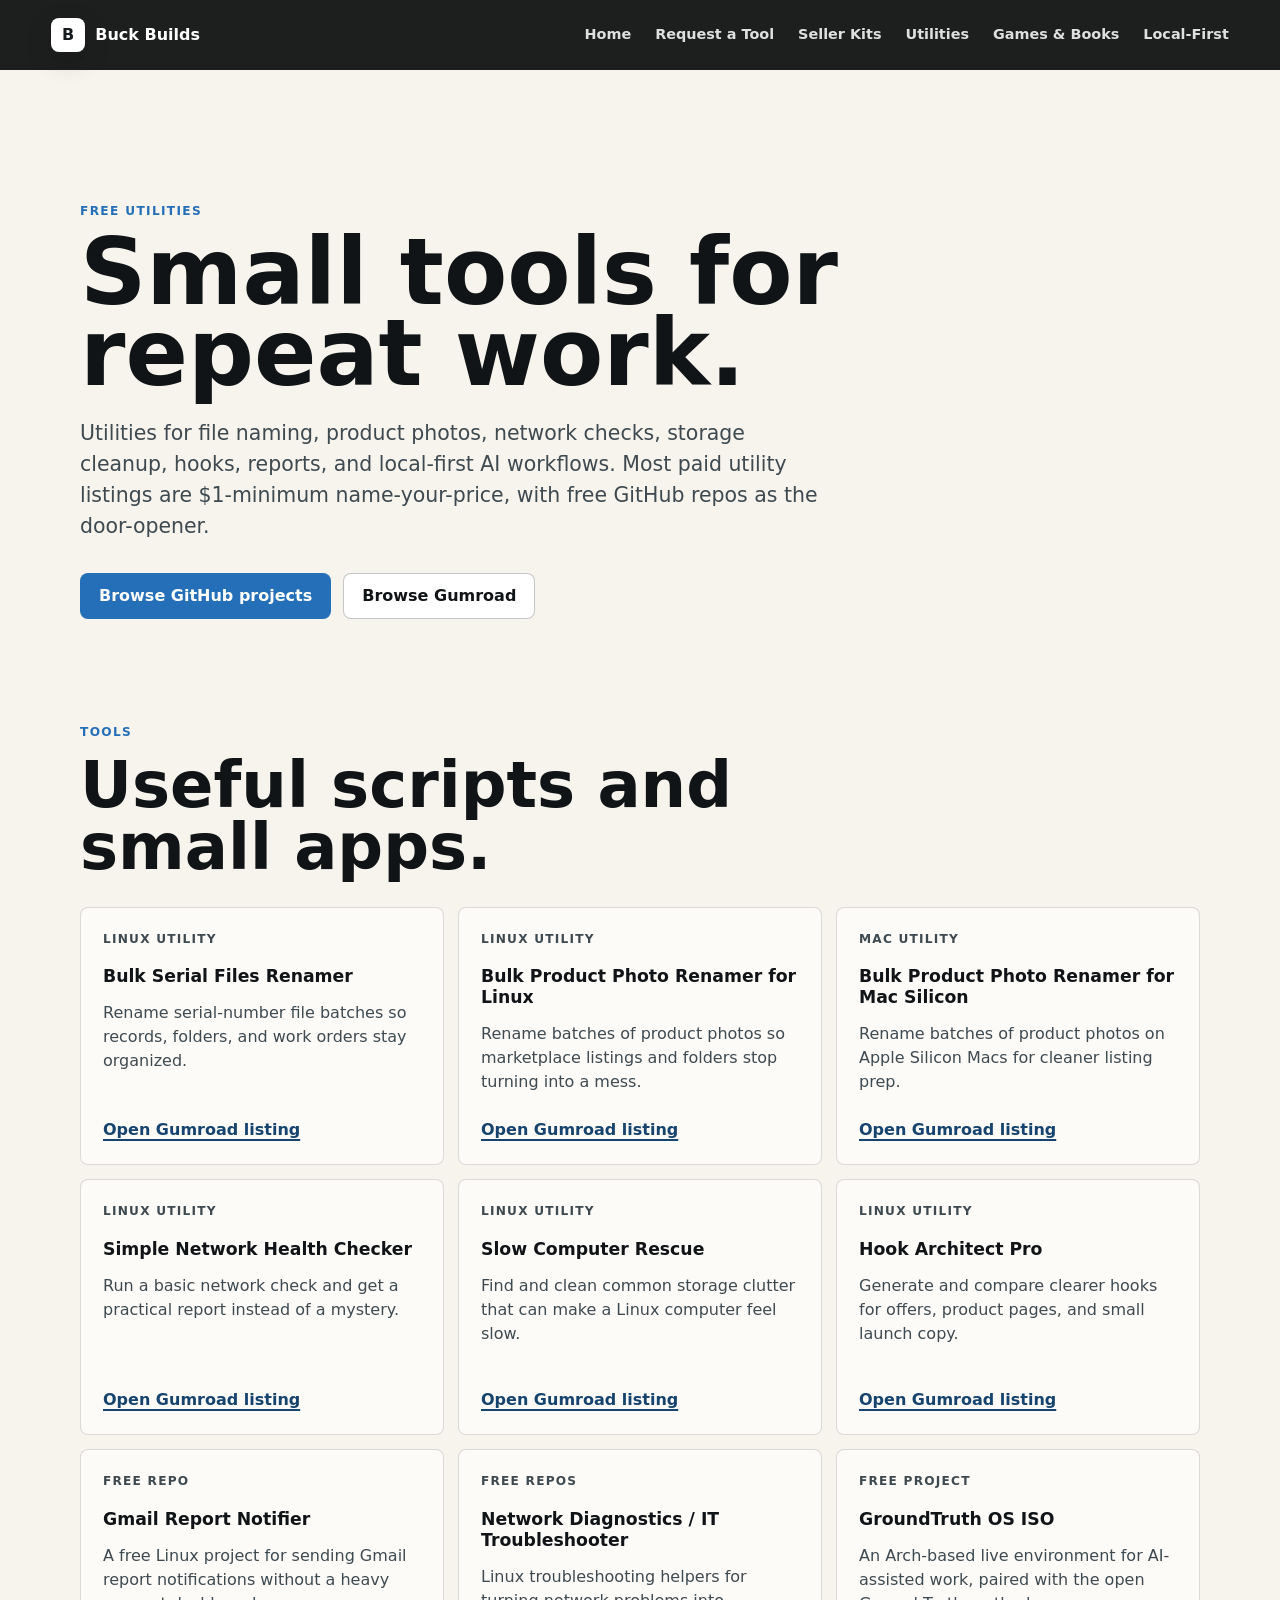
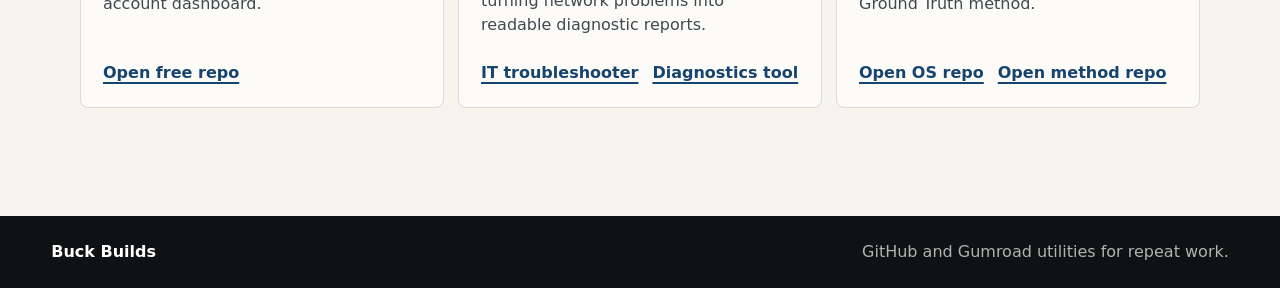
<file: utilities.html>
<!DOCTYPE html>
<html lang="en">
<head>
  <meta charset="UTF-8">
  <meta name="viewport" content="width=device-width, initial-scale=1.0">
  <meta name="description" content="Buck Builds utilities are small GitHub and Gumroad tools for product photos, file cleanup, network checks, local AI work, and everyday repeat tasks.">
  <title>Utilities | Buck Builds</title>
  <link rel="icon" href="assets/favicon.svg" type="image/svg+xml">
  <link rel="stylesheet" href="assets/styles.css">
</head>
<body>
  <header class="site-header subpage-header" aria-label="Main navigation">
    <a class="brand" href="index.html#top" aria-label="Buck Builds home">
      <span class="brand-mark" aria-hidden="true">B</span>
      <span>Buck Builds</span>
    </a>
    <nav class="nav-links" aria-label="Site sections">
      <a href="index.html#top">Home</a>
      <a href="index.html#request">Request a Tool</a>
      <a href="seller-kits.html">Seller Kits</a>
      <a href="utilities.html">Utilities</a>
      <a href="games.html">Games &amp; Books</a>
      <a href="local-first-systems.html">Local-First</a>
    </nav>
  </header>

  <main class="page-main">
    <section class="detail-hero">
      <p class="eyebrow">Free utilities</p>
      <h1>Small tools for repeat work.</h1>
      <p>Utilities for file naming, product photos, network checks, storage cleanup, hooks, reports, and local-first AI workflows. Most paid utility listings are $1-minimum name-your-price, with free GitHub repos as the door-opener.</p>
      <div class="hero-actions">
        <a class="button primary" href="https://github.com/buckbuilds" target="_blank" rel="noreferrer">Browse GitHub projects</a>
        <a class="button secondary dark" href="https://rinerchris.gumroad.com/" target="_blank" rel="noreferrer">Browse Gumroad</a>
      </div>
    </section>

    <section class="band page-section">
      <div class="section-head">
        <p class="eyebrow">Tools</p>
        <h2>Useful scripts and small apps.</h2>
      </div>
      <div class="product-grid">
        <article class="product-card">
          <p class="product-type">Linux utility</p>
          <h3>Bulk Serial Files Renamer</h3>
          <p>Rename serial-number file batches so records, folders, and work orders stay organized.</p>
          <a href="https://rinerchris.gumroad.com/l/pnoflr" target="_blank" rel="noreferrer">Open Gumroad listing</a>
        </article>
        <article class="product-card">
          <p class="product-type">Linux utility</p>
          <h3>Bulk Product Photo Renamer for Linux</h3>
          <p>Rename batches of product photos so marketplace listings and folders stop turning into a mess.</p>
          <a href="https://rinerchris.gumroad.com/l/vckpn" target="_blank" rel="noreferrer">Open Gumroad listing</a>
        </article>
        <article class="product-card">
          <p class="product-type">Mac utility</p>
          <h3>Bulk Product Photo Renamer for Mac Silicon</h3>
          <p>Rename batches of product photos on Apple Silicon Macs for cleaner listing prep.</p>
          <a href="https://rinerchris.gumroad.com/l/tkfwr" target="_blank" rel="noreferrer">Open Gumroad listing</a>
        </article>
        <article class="product-card">
          <p class="product-type">Linux utility</p>
          <h3>Simple Network Health Checker</h3>
          <p>Run a basic network check and get a practical report instead of a mystery.</p>
          <a href="https://rinerchris.gumroad.com/l/xspuun" target="_blank" rel="noreferrer">Open Gumroad listing</a>
        </article>
        <article class="product-card">
          <p class="product-type">Linux utility</p>
          <h3>Slow Computer Rescue</h3>
          <p>Find and clean common storage clutter that can make a Linux computer feel slow.</p>
          <a href="https://rinerchris.gumroad.com/l/gjxzg" target="_blank" rel="noreferrer">Open Gumroad listing</a>
        </article>
        <article class="product-card">
          <p class="product-type">Linux utility</p>
          <h3>Hook Architect Pro</h3>
          <p>Generate and compare clearer hooks for offers, product pages, and small launch copy.</p>
          <a href="https://rinerchris.gumroad.com/l/ruxir" target="_blank" rel="noreferrer">Open Gumroad listing</a>
        </article>
        <article class="product-card">
          <p class="product-type">Free repo</p>
          <h3>Gmail Report Notifier</h3>
          <p>A free Linux project for sending Gmail report notifications without a heavy account dashboard.</p>
          <a href="https://github.com/buckbuilds/gmail-email-report-notifier-linux" target="_blank" rel="noreferrer">Open free repo</a>
        </article>
        <article class="product-card">
          <p class="product-type">Free repos</p>
          <h3>Network Diagnostics / IT Troubleshooter</h3>
          <p>Linux troubleshooting helpers for turning network problems into readable diagnostic reports.</p>
          <div class="card-links">
            <a href="https://github.com/buckbuilds/network-it-troubleshooter-linux" target="_blank" rel="noreferrer">IT troubleshooter</a>
            <a href="https://github.com/buckbuilds/network-diagnostics-report-tool-linux" target="_blank" rel="noreferrer">Diagnostics tool</a>
          </div>
        </article>
        <article class="product-card">
          <p class="product-type">Free project</p>
          <h3>GroundTruth OS ISO</h3>
          <p>An Arch-based live environment for AI-assisted work, paired with the open Ground Truth method.</p>
          <div class="card-links">
            <a href="https://github.com/buckbuilds/Ascended-Barron-Groundtruth-OS" target="_blank" rel="noreferrer">Open OS repo</a>
            <a href="https://github.com/buckbuilds/ground-truth-md" target="_blank" rel="noreferrer">Open method repo</a>
          </div>
        </article>
      </div>
    </section>
  </main>

  <footer class="site-footer">
    <span>Buck Builds</span>
    <span>GitHub and Gumroad utilities for repeat work.</span>
  </footer>
</body>
</html>
</file>
<file: assets/styles.css>
:root {
  --ink: #101417;
  --ink-soft: #3e4a50;
  --muted: #6f7b80;
  --paper: #f7f4ed;
  --paper-warm: #efe6d8;
  --surface: #ffffff;
  --line: rgba(16, 20, 23, 0.14);
  --blue: #256fb8;
  --blue-deep: #16446e;
  --green: #5f983e;
  --charcoal: #171a1c;
  --shadow: 0 20px 60px rgba(16, 20, 23, 0.15);
}

* {
  box-sizing: border-box;
}

html {
  scroll-behavior: smooth;
}

body {
  margin: 0;
  color: var(--ink);
  background: var(--paper);
  font-family: Inter, ui-sans-serif, system-ui, -apple-system, BlinkMacSystemFont, "Segoe UI", sans-serif;
  line-height: 1.5;
}

body::selection {
  color: #ffffff;
  background: var(--blue);
}

a {
  color: inherit;
}

.site-header {
  position: fixed;
  z-index: 20;
  top: 0;
  left: 0;
  right: 0;
  display: flex;
  align-items: center;
  justify-content: space-between;
  gap: 24px;
  min-height: 70px;
  padding: 14px clamp(18px, 4vw, 56px);
  color: #ffffff;
  background: linear-gradient(180deg, rgba(10, 12, 14, 0.76), rgba(10, 12, 14, 0.12));
}

.brand,
.nav-links {
  display: flex;
  align-items: center;
}

.brand {
  gap: 10px;
  font-weight: 800;
  text-decoration: none;
}

.brand-mark {
  display: grid;
  place-items: center;
  width: 34px;
  height: 34px;
  border-radius: 8px;
  color: var(--charcoal);
  background: #ffffff;
  box-shadow: 0 8px 24px rgba(0, 0, 0, 0.22);
}

.nav-links {
  gap: clamp(10px, 2vw, 24px);
  font-size: 0.9rem;
  font-weight: 700;
}

.nav-links a {
  color: rgba(255, 255, 255, 0.86);
  text-decoration: none;
}

.nav-links a:hover {
  color: #ffffff;
}

.hero {
  position: relative;
  display: grid;
  align-items: end;
  min-height: min(760px, 76vh);
  overflow: hidden;
  color: #ffffff;
  background: var(--charcoal);
}

.hero-bg,
.hero-scrim {
  position: absolute;
  inset: 0;
}

.hero-bg {
  background:
    url("hero-local-tools.png") center / cover no-repeat;
  transform: scale(1.02);
}

.hero-scrim {
  background:
    linear-gradient(90deg, rgba(7, 9, 11, 0.84) 0%, rgba(7, 9, 11, 0.62) 42%, rgba(7, 9, 11, 0.18) 100%),
    linear-gradient(0deg, rgba(7, 9, 11, 0.74) 0%, rgba(7, 9, 11, 0.10) 46%);
}

.hero-inner {
  position: relative;
  z-index: 1;
  width: min(760px, calc(100% - 36px));
  margin: 0 auto;
  padding: 120px 0 clamp(44px, 10vh, 92px);
  translate: min(-16vw, -120px) 0;
}

.eyebrow {
  margin: 0 0 12px;
  color: var(--blue);
  font-size: 0.76rem;
  font-weight: 850;
  letter-spacing: 0.11em;
  text-transform: uppercase;
}

.hero .eyebrow {
  color: #8fc2ff;
}

h1,
h2,
h3,
p {
  overflow-wrap: anywhere;
}

h1 {
  max-width: 10ch;
  margin: 0;
  font-size: clamp(4.1rem, 9vw, 8.8rem);
  line-height: 0.88;
  letter-spacing: 0;
}

.hero-copy {
  max-width: 680px;
  margin: 28px 0 0;
  color: rgba(255, 255, 255, 0.88);
  font-size: clamp(1.05rem, 2vw, 1.34rem);
}

.hero-actions {
  display: flex;
  flex-wrap: wrap;
  gap: 12px;
  margin-top: 32px;
}

.button {
  display: inline-flex;
  align-items: center;
  justify-content: center;
  min-height: 46px;
  padding: 0 18px;
  border-radius: 8px;
  border: 1px solid transparent;
  font-weight: 800;
  text-decoration: none;
  transition: transform 160ms ease, background 160ms ease, border-color 160ms ease;
}

.button:hover {
  transform: translateY(-1px);
}

.button.primary {
  color: #ffffff;
  background: var(--blue);
}

.button.primary:hover {
  background: #1d5f9d;
}

.button.secondary {
  color: #ffffff;
  border-color: rgba(255, 255, 255, 0.42);
  background: rgba(255, 255, 255, 0.10);
  backdrop-filter: blur(10px);
}

.button.secondary:hover {
  border-color: rgba(255, 255, 255, 0.72);
  background: rgba(255, 255, 255, 0.18);
}

.button.dark {
  color: var(--ink);
  border-color: rgba(16, 20, 23, 0.24);
  background: #ffffff;
}

.signal-strip {
  display: grid;
  grid-template-columns: repeat(2, minmax(0, 1fr));
  gap: 1px;
  width: min(1120px, calc(100% - 32px));
  margin: -34px auto 0;
  position: relative;
  z-index: 3;
  overflow: hidden;
  border: 1px solid rgba(255, 255, 255, 0.62);
  border-radius: 8px;
  box-shadow: var(--shadow);
  background: var(--line);
}

.signal {
  min-height: 92px;
  padding: 18px 20px;
  background: rgba(255, 255, 255, 0.92);
}

.signal-value {
  display: block;
  color: var(--blue-deep);
  font-size: clamp(2rem, 5vw, 3.2rem);
  line-height: 1;
  font-weight: 850;
}

.signal-label {
  color: var(--ink-soft);
  font-weight: 750;
}

.band {
  width: min(1120px, calc(100% - 32px));
  margin: 0 auto;
  padding: clamp(58px, 9vw, 108px) 0;
}

.section-head {
  max-width: 700px;
  margin-bottom: 28px;
}

.section-head.row {
  display: flex;
  align-items: end;
  justify-content: space-between;
  gap: 20px;
  max-width: none;
}

h2 {
  margin: 0;
  font-size: clamp(2.15rem, 5vw, 4.5rem);
  line-height: 0.98;
  letter-spacing: 0;
}

h3 {
  margin: 0;
  font-size: 1.08rem;
  line-height: 1.22;
}

.intro-grid,
.product-grid {
  display: grid;
  grid-template-columns: repeat(4, minmax(0, 1fr));
  gap: 14px;
}

.intro-card,
.product-card {
  min-width: 0;
  border: 1px solid var(--line);
  border-radius: 8px;
  background: rgba(255, 255, 255, 0.62);
}

.intro-card {
  display: flex;
  flex-direction: column;
  min-height: 222px;
  padding: 22px;
  color: inherit;
  text-decoration: none;
  transition: transform 160ms ease, border-color 160ms ease, background 160ms ease, box-shadow 160ms ease;
}

.intro-card:hover {
  transform: translateY(-2px);
  border-color: rgba(37, 111, 184, 0.44);
  background: rgba(255, 255, 255, 0.84);
  box-shadow: 0 14px 36px rgba(16, 20, 23, 0.10);
}

.intro-card span {
  margin-top: auto;
  color: var(--blue-deep);
  font-weight: 850;
  text-decoration: underline;
  text-decoration-thickness: 2px;
  text-underline-offset: 4px;
}

.intro-grid p,
.product-card p,
.method-copy p,
.steps p,
.spotlight p,
.link-shelf small {
  color: var(--ink-soft);
}

.tabs {
  display: flex;
  flex-wrap: wrap;
  gap: 8px;
  justify-content: flex-end;
}

.tab {
  min-height: 38px;
  padding: 0 14px;
  border: 1px solid var(--line);
  border-radius: 8px;
  color: var(--ink-soft);
  background: rgba(255, 255, 255, 0.66);
  font: inherit;
  font-weight: 800;
  cursor: pointer;
}

.tab:hover,
.tab.active {
  color: #ffffff;
  border-color: var(--blue);
  background: var(--blue);
}

.product-grid {
  grid-template-columns: repeat(3, minmax(0, 1fr));
}

.product-grid.two-up {
  grid-template-columns: repeat(2, minmax(0, 1fr));
}

.product-card {
  display: flex;
  flex-direction: column;
  min-height: 256px;
  padding: 22px;
}

.product-card[hidden] {
  display: none;
}

.product-card.feature {
  background: linear-gradient(135deg, #ffffff 0%, #e9f2df 100%);
  border-color: rgba(95, 152, 62, 0.4);
}

.product-type {
  margin: 0 0 18px;
  color: var(--green);
  font-size: 0.76rem;
  font-weight: 850;
  letter-spacing: 0.1em;
  text-transform: uppercase;
}

.product-card p:not(.product-type) {
  margin: 14px 0 24px;
}

.product-card > a,
.card-links {
  margin-top: auto;
}

.product-card a {
  color: var(--blue-deep);
  font-weight: 850;
  text-decoration-thickness: 2px;
  text-underline-offset: 4px;
}

.card-links {
  display: flex;
  flex-wrap: wrap;
  gap: 8px 14px;
}

.method {
  display: grid;
  grid-template-columns: minmax(0, 0.85fr) minmax(0, 1.15fr);
  gap: clamp(24px, 5vw, 64px);
  align-items: start;
}

.method-copy {
  position: sticky;
  top: 104px;
}

.method-copy p {
  max-width: 520px;
  font-size: 1.06rem;
}

.steps {
  display: grid;
  gap: 12px;
  margin: 0;
  padding: 0;
  list-style: none;
}

.steps li {
  display: grid;
  grid-template-columns: 56px 1fr;
  gap: 4px 18px;
  min-height: 148px;
  padding: 24px;
  border-radius: 8px;
  border: 1px solid var(--line);
  background: var(--surface);
}

.steps span {
  grid-row: span 2;
  color: var(--blue);
  font-weight: 900;
  font-size: 1.3rem;
}

.steps p {
  margin: 0;
}

.request-intake {
  display: grid;
  grid-template-columns: minmax(0, 0.82fr) minmax(0, 1.18fr);
  gap: clamp(24px, 5vw, 62px);
  align-items: start;
}

.request-copy {
  position: sticky;
  top: 104px;
}

.request-copy p:not(.eyebrow) {
  max-width: 520px;
  color: var(--ink-soft);
  font-size: 1.06rem;
}

.request-workspace {
  display: grid;
  grid-template-columns: minmax(0, 1fr) minmax(230px, 0.58fr);
  gap: 14px;
  align-items: start;
}

.request-form {
  display: grid;
  gap: 18px;
  padding: clamp(20px, 4vw, 30px);
  border: 1px solid var(--line);
  border-radius: 8px;
  background: rgba(255, 255, 255, 0.74);
  box-shadow: 0 14px 38px rgba(16, 20, 23, 0.08);
}

.request-form fieldset {
  min-width: 0;
  margin: 0;
  padding: 0;
  border: 0;
}

.request-form legend,
.field span {
  display: block;
  margin-bottom: 8px;
  color: var(--ink);
  font-weight: 850;
}

.choice-grid,
.form-grid {
  display: grid;
  gap: 10px;
}

.choice-grid {
  grid-template-columns: repeat(auto-fit, minmax(112px, 1fr));
}

.choice-tile {
  display: flex;
  align-items: center;
  gap: 8px;
  min-height: 52px;
  padding: 0 12px;
  border: 1px solid var(--line);
  border-radius: 8px;
  color: var(--ink-soft);
  background: var(--surface);
  font-size: 0.94rem;
  font-weight: 850;
  cursor: pointer;
}

.choice-tile span {
  min-width: 0;
  white-space: nowrap;
}

.choice-tile:has(input:checked) {
  color: #ffffff;
  border-color: var(--blue);
  background: var(--blue);
}

.choice-tile input {
  flex: 0 0 auto;
  width: 18px;
  height: 18px;
  margin: 0;
  accent-color: var(--blue-deep);
}

.field input,
.field textarea {
  width: 100%;
  min-width: 0;
  border: 1px solid var(--line);
  border-radius: 8px;
  padding: 13px 14px;
  color: var(--ink);
  background: #ffffff;
  font: inherit;
}

.field textarea {
  resize: vertical;
}

.field input:focus,
.field textarea:focus,
.choice-tile:focus-within {
  outline: 3px solid rgba(37, 111, 184, 0.18);
  border-color: rgba(37, 111, 184, 0.72);
}

.form-grid {
  grid-template-columns: repeat(2, minmax(0, 1fr));
}

.honeypot {
  position: absolute;
  width: 1px;
  height: 1px;
  overflow: hidden;
  clip: rect(0 0 0 0);
  white-space: nowrap;
}

.form-actions {
  display: flex;
  flex-wrap: wrap;
  gap: 12px;
  align-items: center;
}

.form-status {
  flex: 1 1 240px;
  min-width: 0;
  margin: 0;
  color: var(--ink-soft);
  font-weight: 750;
}

.form-status[data-state="success"] {
  color: var(--green);
}

.form-status[data-state="error"] {
  color: #9f321f;
}

.job-board {
  min-width: 0;
  padding: 20px;
  border: 1px solid var(--line);
  border-radius: 8px;
  background: rgba(255, 255, 255, 0.74);
  box-shadow: 0 14px 38px rgba(16, 20, 23, 0.08);
}

.job-board-head {
  margin-bottom: 14px;
}

.job-board h3 {
  font-size: 1.34rem;
}

.job-list {
  display: grid;
  gap: 10px;
}

.job-item,
.job-empty {
  margin: 0;
  padding: 14px;
  border: 1px solid var(--line);
  border-radius: 8px;
  background: #ffffff;
}

.job-item {
  display: grid;
  gap: 8px;
  text-decoration: none;
}

.job-item[href]:hover {
  border-color: rgba(37, 111, 184, 0.46);
  box-shadow: 0 10px 28px rgba(16, 20, 23, 0.08);
}

.job-title {
  color: var(--ink);
  font-weight: 850;
  line-height: 1.18;
}

.job-meta {
  display: flex;
  flex-wrap: wrap;
  gap: 6px;
  color: var(--ink-soft);
  font-size: 0.86rem;
  font-weight: 750;
}

.job-status {
  color: var(--blue-deep);
}

.job-status.available {
  color: var(--green);
}

.job-empty {
  color: var(--ink-soft);
  font-weight: 750;
}

.spotlight {
  width: 100%;
  max-width: none;
  padding-left: max(16px, calc((100vw - 1120px) / 2));
  padding-right: max(16px, calc((100vw - 1120px) / 2));
  color: #ffffff;
  background: var(--charcoal);
}

.spotlight-panel {
  display: grid;
  grid-template-columns: minmax(0, 1fr) auto;
  gap: 28px;
  align-items: center;
}

.spotlight .eyebrow {
  color: #8fc2ff;
}

.spotlight p {
  max-width: 730px;
  color: rgba(255, 255, 255, 0.75);
}

.spotlight-actions {
  display: flex;
  flex-wrap: wrap;
  gap: 10px;
  justify-content: flex-end;
}

.contact {
  padding-bottom: 72px;
}

.contact-inner {
  display: grid;
  grid-template-columns: minmax(0, 0.7fr) minmax(0, 1.3fr);
  gap: 38px;
  align-items: start;
}

.link-shelf {
  display: grid;
  gap: 10px;
}

.link-shelf a {
  display: block;
  padding: 20px 22px;
  border-radius: 8px;
  border: 1px solid var(--line);
  background: rgba(255, 255, 255, 0.66);
  text-decoration: none;
}

.link-shelf span {
  display: block;
  color: var(--blue-deep);
  font-weight: 900;
  font-size: 1.1rem;
}

.link-shelf small {
  display: block;
  margin-top: 4px;
  font-size: 0.94rem;
}

.site-footer {
  display: flex;
  flex-wrap: wrap;
  align-items: center;
  justify-content: space-between;
  gap: 12px;
  padding: 24px clamp(18px, 4vw, 56px);
  color: rgba(255, 255, 255, 0.68);
  background: #0f1112;
}

.site-footer span:first-child {
  color: #ffffff;
  font-weight: 850;
}

.site-footer a {
  color: rgba(255, 255, 255, 0.78);
  font-weight: 750;
  text-decoration-thickness: 2px;
  text-underline-offset: 4px;
}

.subpage-header {
  position: sticky;
  color: #ffffff;
  background: rgba(15, 17, 18, 0.94);
  backdrop-filter: blur(12px);
}

.page-main {
  background: var(--paper);
}

.detail-hero {
  width: min(1120px, calc(100% - 32px));
  margin: 0 auto;
  padding: clamp(76px, 12vw, 132px) 0 clamp(48px, 8vw, 84px);
}

.detail-hero h1 {
  max-width: 820px;
  color: var(--ink);
  font-size: clamp(3rem, 7.2vw, 6.5rem);
}

.detail-hero p:not(.eyebrow) {
  max-width: 740px;
  margin: 24px 0 30px;
  color: var(--ink-soft);
  font-size: clamp(1.05rem, 2vw, 1.28rem);
}

.page-section {
  padding-top: 20px;
}

.standalone-steps {
  grid-template-columns: repeat(3, minmax(0, 1fr));
}

@media (max-width: 980px) {
  .hero-inner {
    translate: 0 0;
  }

  .intro-grid {
    grid-template-columns: repeat(2, minmax(0, 1fr));
  }

  .product-grid {
    grid-template-columns: repeat(2, minmax(0, 1fr));
  }

  .standalone-steps {
    grid-template-columns: 1fr;
  }

  .method,
  .request-intake,
  .request-workspace,
  .contact-inner,
  .spotlight-panel {
    grid-template-columns: 1fr;
  }

  .method-copy,
  .request-copy {
    position: static;
  }

  .spotlight-actions {
    justify-content: flex-start;
  }
}

@media (max-width: 720px) {
  .site-header {
    position: absolute;
    align-items: flex-start;
    min-height: auto;
  }

  .nav-links {
    display: none;
  }

  .hero {
    min-height: 72vh;
  }

  .hero-bg {
    background-position: 58% center;
  }

  .hero-scrim {
    background:
      linear-gradient(90deg, rgba(7, 9, 11, 0.88) 0%, rgba(7, 9, 11, 0.58) 100%),
      linear-gradient(0deg, rgba(7, 9, 11, 0.84) 0%, rgba(7, 9, 11, 0.16) 52%);
  }

  .hero-inner {
    width: min(100% - 32px, 620px);
    padding-top: 112px;
    padding-bottom: 42px;
  }

  h1 {
    font-size: clamp(3.6rem, 17vw, 5rem);
  }

  .signal-strip,
  .intro-grid,
  .product-grid,
  .product-grid.two-up,
  .choice-grid,
  .form-grid {
    grid-template-columns: 1fr;
  }

  .signal-strip {
    margin-top: 0;
    width: 100%;
    border-radius: 0;
    border-left: 0;
    border-right: 0;
  }

  .section-head.row {
    align-items: flex-start;
    flex-direction: column;
  }

  .tabs {
    justify-content: flex-start;
  }

  .steps li {
    grid-template-columns: 1fr;
    min-height: auto;
  }

  .steps span {
    grid-row: auto;
  }
}

@media (prefers-reduced-motion: reduce) {
  html {
    scroll-behavior: auto;
  }

  .button {
    transition: none;
  }

  .intro-card {
    transition: none;
  }

  .button:hover {
    transform: none;
  }

  .intro-card:hover {
    transform: none;
  }
}
</file>
